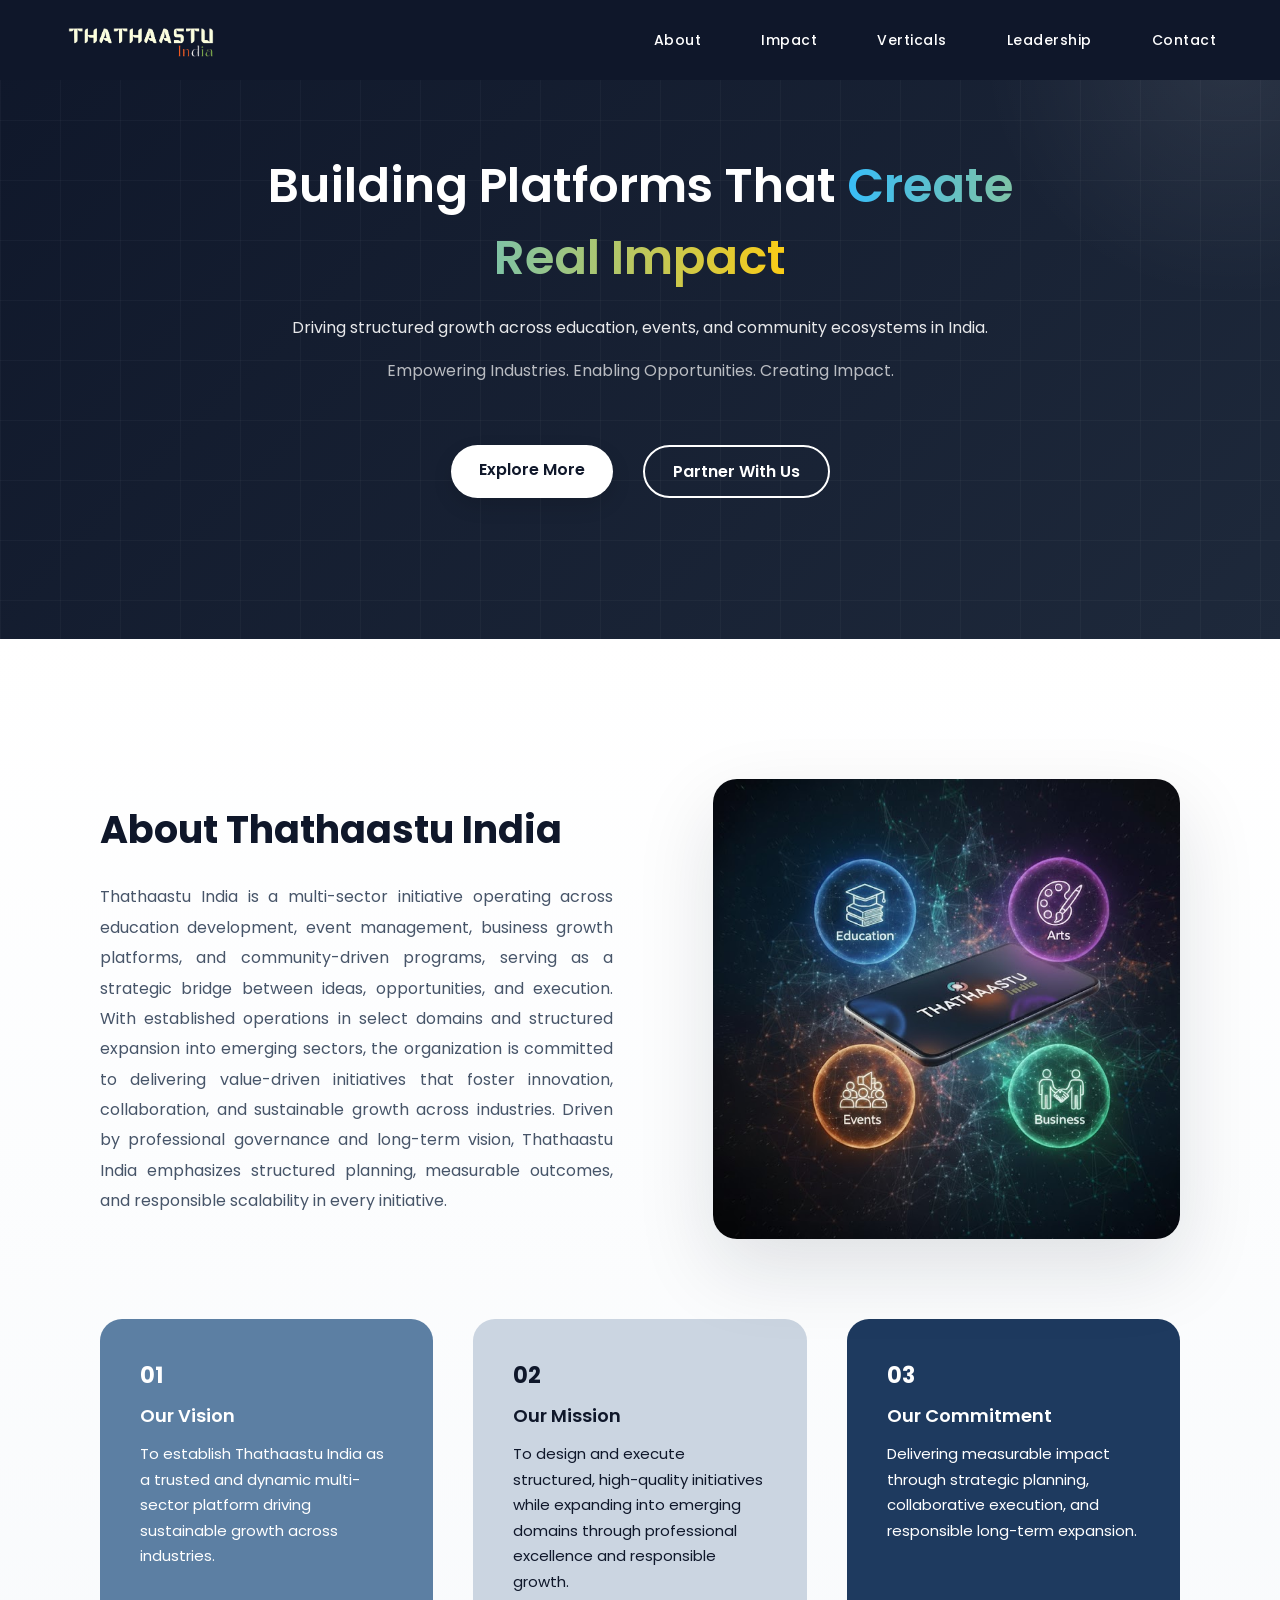
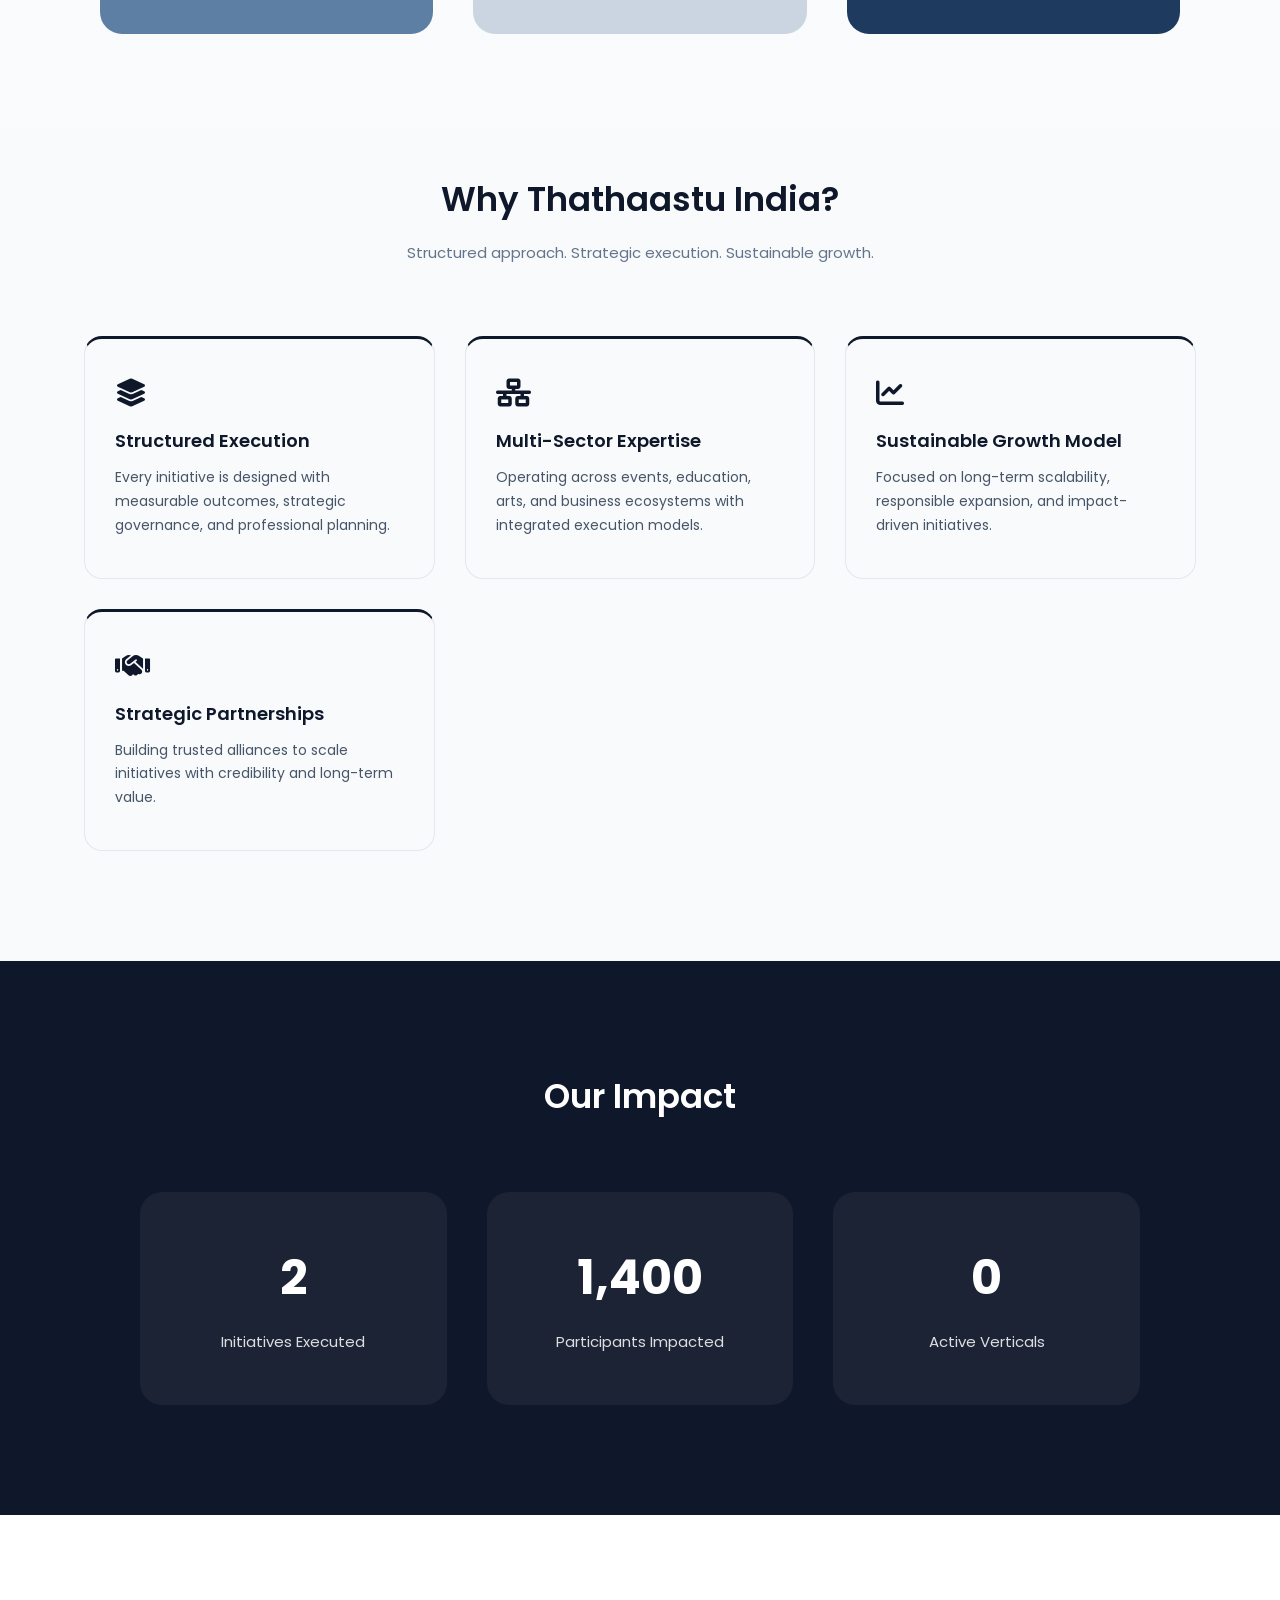
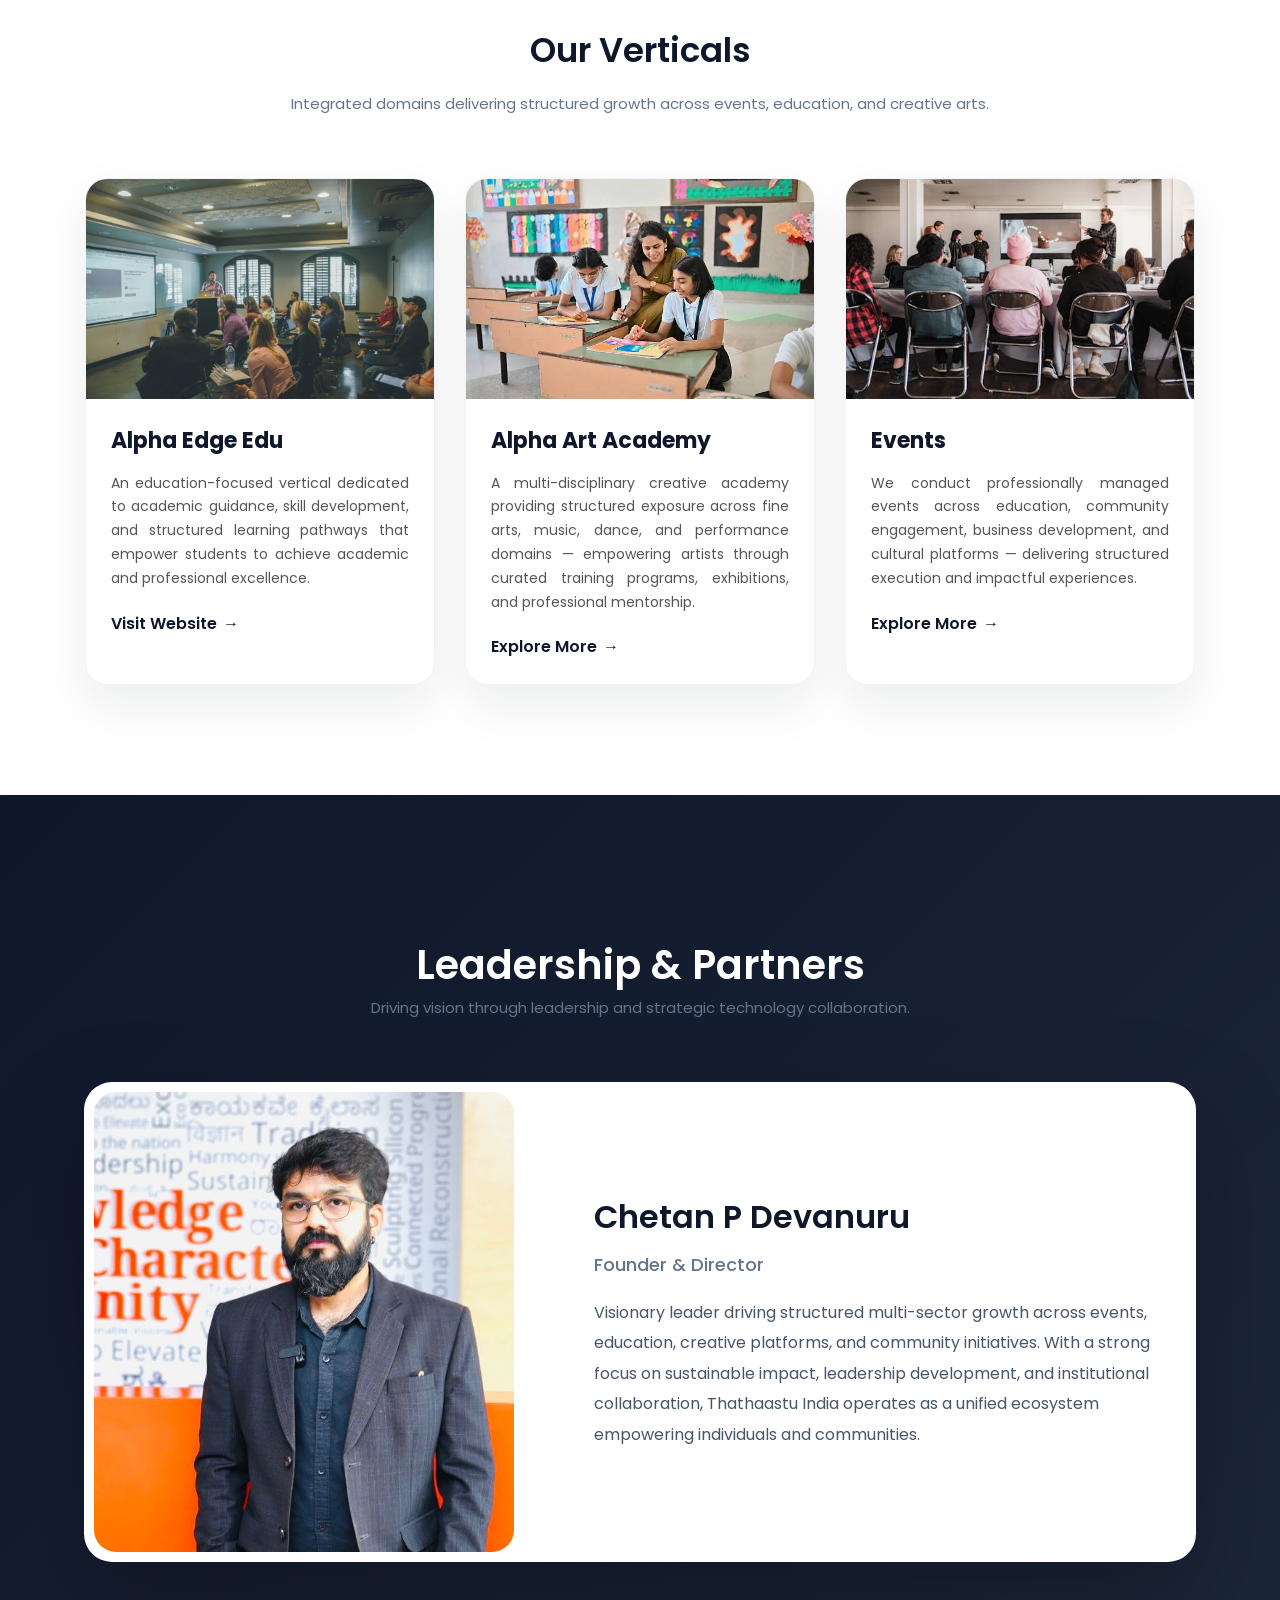
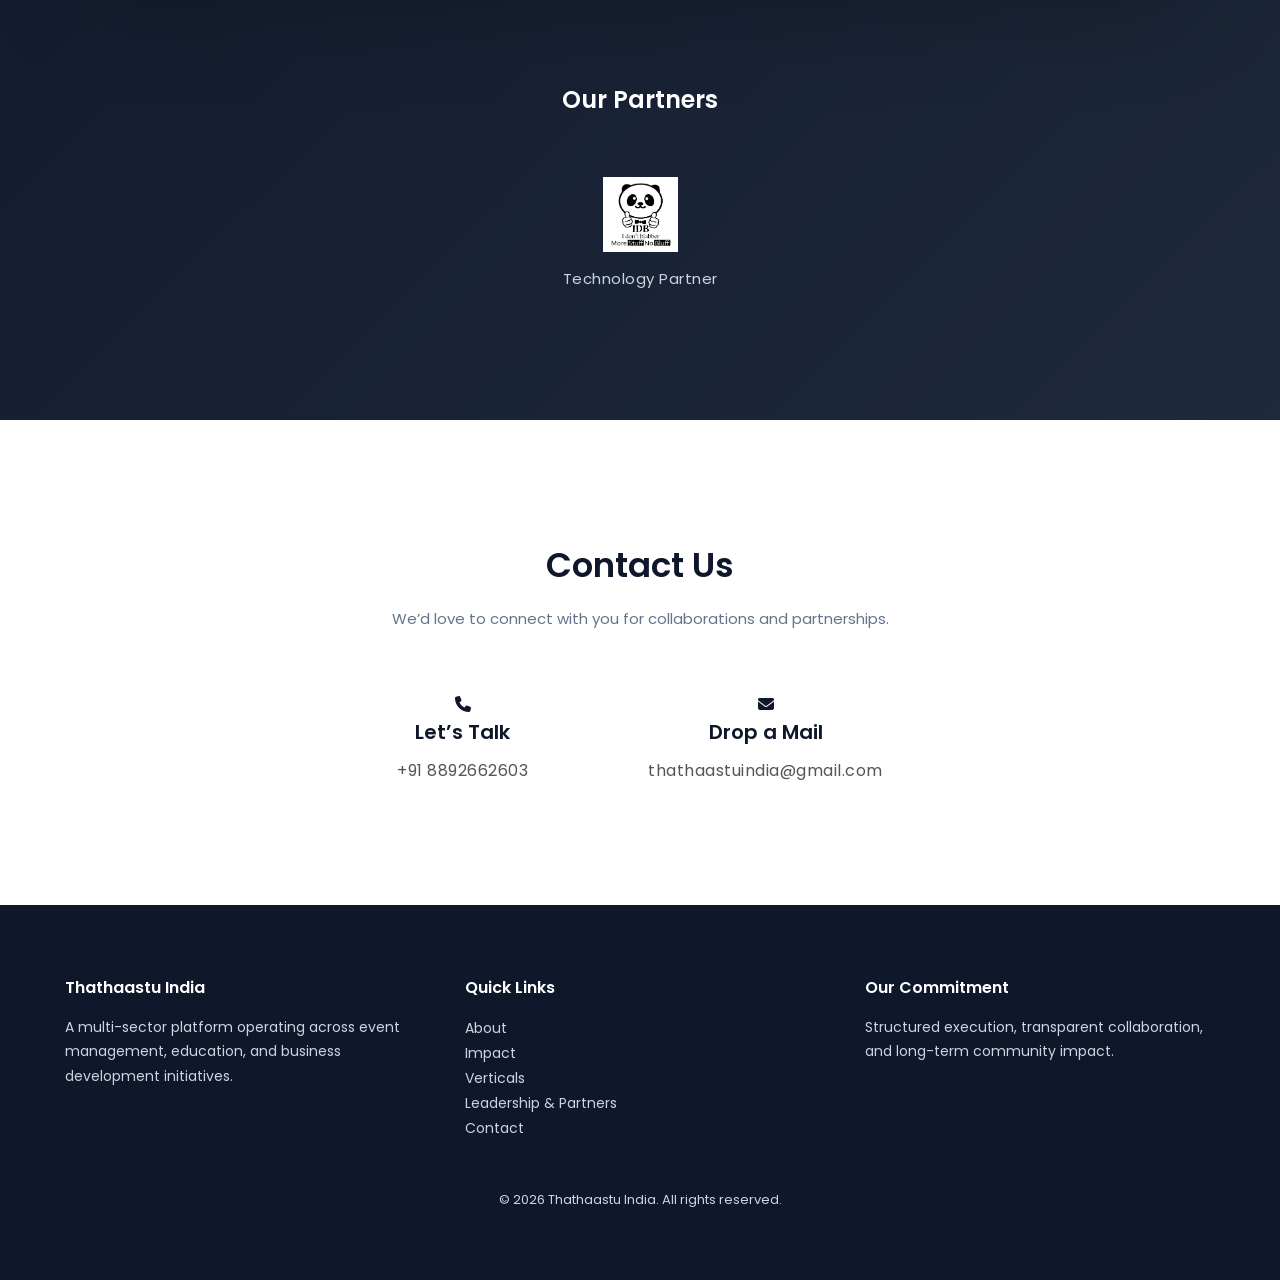
<file: index.html>
<!DOCTYPE html>
<html lang="en">

<head>
    <meta charset="UTF-8">
    <meta name="viewport" content="width=device-width, initial-scale=1.0">

    <!-- Primary SEO -->
    <title>Thathaastu India | Multi-Sector Education, Events & Business Platform in India</title>
    <meta name="description"
        content="Thathaastu India is a professional multi-sector platform operating across education development, event management, creative arts and business growth initiatives in India. Delivering structured execution and sustainable impact.">
    <meta name="keywords"
        content="Thathaastu India, Education Platform, Business Development, Events in India, Multi-Sector Initiative, Creative Arts Academy">
    <meta name="author" content="Thathaastu India">
    <meta name="robots" content="index, follow">

    <!-- Canonical -->
    <link rel="canonical" href="https://www.thathaastuindia.com/">

    <!-- Open Graph (WhatsApp / LinkedIn Preview) -->
    <meta property="og:title" content="Thathaastu India | Multi-Sector Platform in India">
    <meta property="og:description"
        content="Driving structured growth across  education, events, creative arts and community ecosystems in India.">
    <meta property="og:image" content="https://thathaastuindia.com/assets/preview.png">
    <meta property="og:url" content="https://www.thathaastuindia.com/">
    <meta property="og:type" content="website">
    <meta property="og:site_name" content="Thathaastu India">

    <!-- Twitter Preview -->
    <meta name="twitter:card" content="summary_large_image">
    <meta name="twitter:title" content="Thathaastu India">
    <meta name="twitter:description"
        content="Professional multi-sector platform delivering structured growth across industries in India.">
    <meta name="twitter:image" content="https://thathaastuindia.com/assets/preview.png">

    <!-- Favicon -->
    <link rel="icon" type="image/png" href="assets/favicon.png">

    <!-- Fonts & CSS -->
    <link href="https://fonts.googleapis.com/css2?family=Poppins:wght@400;500;600;700&display=swap" rel="stylesheet">
    <link rel="stylesheet" href="https://cdnjs.cloudflare.com/ajax/libs/font-awesome/6.5.0/css/all.min.css">
    <link rel="stylesheet" href="style.css">
    <script type="application/ld+json">
{
  "@context": "https://schema.org",
  "@type": "Organization",
  "name": "Thathaastu India",
  "url": "https://thathaastuindia.com/",
  "logo": "https://thathaastuindia.com/assets/logo1.png",
  "description": "Professional multi-sector platform operating across education, events, creative arts and business development initiatives in India.",
  "sameAs": [
    "https://www.instagram.com/alpha_art_academy",
    "https://alphaedgeedu.com/"
  ]
}
</script>
</head>

<body>

    <!-- ================= HEADER ================= -->

    <header class="header">
        <div class="container header-inner">
            <div class="logo">
                <img src="assets/logo1.png" alt="Thathaastu India Logo" width="930" height="268" loading="eager">
            </div>

            <nav id="navbar" class="nav">
                <a href="#" class="scroll-link" data-target="about-section-v3">About</a>
                <a href="#" class="scroll-link" data-target="impact">Impact</a>
                <a href="#" class="scroll-link" data-target="initiatives">Verticals</a>
                <a href="#" class="scroll-link" data-target="founder-section">Leadership</a>
                <a href="#" class="scroll-link" data-target="contact">Contact</a>
            </nav>

            <div class="hamburger" id="hamburger">
                <i class="fa-solid fa-bars"></i>
            </div>
        </div>
    </header>

    <!-- ================= HERO ================= -->
    <main>

        <section class="hero">
            <div class="container hero-content">
                <h1>
                    Building Platforms That <span>Create Real Impact</span>
                </h1>

                <p class="hero-sub">
                    Driving structured growth across education, events, and community ecosystems in India.
                </p>

                <p class="hero-tagline">
                    Empowering Industries. Enabling Opportunities. Creating Impact.
                </p>

                <div class="hero-buttons">
                    <a href="#" class="btn-primary scroll-link" data-target="about-section-v3">Explore More</a>
                    <a href="#" class="btn-secondary scroll-link" data-target="contact">Partner With Us</a>
                </div>
            </div>
        </section>

        <!-- ================= ABOUT SECTION V3 ================= -->


        <section id="about-section-v3" class="about-v3-wrapper">

            <div class="about-v3-inner">

                <!-- TOP ROW -->
                <div class="about-v3-top">

                    <!-- LEFT TEXT -->
                    <div class="about-v3-text" style="text-align: justify;">
                        <h2>About Thathaastu India</h2>

                        <p>
                            Thathaastu India is a multi-sector initiative operating across
                            education development, event management, business growth platforms, and community-driven
                            programs,
                            serving as a strategic bridge between ideas, opportunities, and execution.
                            With established operations in select domains and structured expansion into
                            emerging sectors, the organization is committed to delivering value-driven
                            initiatives that foster innovation, collaboration, and sustainable growth
                            across industries. Driven by professional governance and long-term vision, Thathaastu India
                            emphasizes
                            structured planning, measurable outcomes, and responsible scalability in every initiative.
                        </p>

                    </div>

                    <!-- RIGHT SLIDER -->
                    <div class="about-v3-image">

                        <div class="about-v3-slider">
                            <img src="assets/thathaastu.png" class="about-v3-slide active-v3"
                                alt="Thathaastu India Platform" loading="lazy">
                            <img src="assets/slide2.jpg" class="about-v3-slide" alt="Events Platform" loading="lazy">
                            <img src="assets/slide3.png" class="about-v3-slide" alt="Education Development"
                                loading="lazy">
                            <img src="assets/slide4.png" class="about-v3-slide" alt="Business Growth Ecosystem"
                                loading="lazy">
                        </div>
                    </div>
                </div>
            </div>


            <div class="container about-bottom" style="width: 100%;">
                <div class="about-box light">
                    <h3>01</h3>
                    <h4>Our Vision</h4>
                    <p>
                        To establish Thathaastu India as a trusted and dynamic multi-sector
                        platform driving sustainable growth across industries.
                    </p>
                </div>

                <div class="about-box grey">
                    <h3>02</h3>
                    <h4>Our Mission</h4>
                    <p>
                        To design and execute structured, high-quality initiatives while
                        expanding into emerging domains through professional excellence
                        and responsible growth.
                    </p>
                </div>

                <div class="about-box dark">
                    <h3>03</h3>
                    <h4>Our Commitment</h4>
                    <p>
                        Delivering measurable impact through strategic planning,
                        collaborative execution, and responsible long-term expansion.
                    </p>
                </div>
            </div>

        </section>


        <!-- ================= ABOUT 

        <section id="about" class="about-section">
            <div class="container about-wrapper">

                <div class="about-image">
                    <img src="assets/thathaastu.png" alt="Thathaastu India about image">
                </div>

                <div class="about-content">
                    <h2>About Thathaastu India</h2>
                    <p>
                        Thathaastu India is a multi-sector initiative operating across event management,
                        education development, business growth platforms, and community-driven programs,
                        serving as a strategic bridge between ideas, opportunities, and execution.
                        With established operations in select domains and structured expansion into
                        emerging sectors, the organization is committed to delivering value-driven
                        initiatives that foster innovation, collaboration, and sustainable growth
                        across industries.
                    </p>
                </div>
            </div>

            <div class="container about-bottom">
                <div class="about-box light">
                    <h3>01</h3>
                    <h4>Our Vision</h4>
                    <p>
                        To establish Thathaastu India as a trusted and dynamic multi-sector
                        platform driving sustainable growth across industries.
                    </p>
                </div>

                <div class="about-box grey">
                    <h3>02</h3>
                    <h4>Our Mission</h4>
                    <p>
                        To design and execute structured, high-quality initiatives while
                        expanding into emerging domains through professional excellence
                        and responsible growth.
                    </p>
                </div>

                <div class="about-box dark">
                    <h3>03</h3>
                    <h4>Our Commitment</h4>
                    <p>
                        Delivering measurable impact through strategic planning,
                        collaborative execution, and responsible long-term expansion.
                    </p>
                </div>
            </div>
        </section>================= -->

        <section id="why-modern" class="why-modern">
            <div class="container">
                <h2 class="section-title">Why Thathaastu India?</h2>
                <p class="section-sub">
                    Structured approach. Strategic execution. Sustainable growth.
                </p>

                <div class="why-modern-grid">

                    <div class="why-modern-card">
                        <i class="fa-solid fa-layer-group"></i>
                        <h3>Structured Execution</h3>
                        <p>
                            Every initiative is designed with measurable outcomes,
                            strategic governance, and professional planning.
                        </p>
                    </div>

                    <div class="why-modern-card">
                        <i class="fa-solid fa-network-wired"></i>
                        <h3>Multi-Sector Expertise</h3>
                        <p>
                            Operating across events, education, arts, and business ecosystems
                            with integrated execution models.
                        </p>
                    </div>

                    <div class="why-modern-card">
                        <i class="fa-solid fa-chart-line"></i>
                        <h3>Sustainable Growth Model</h3>
                        <p>
                            Focused on long-term scalability, responsible expansion,
                            and impact-driven initiatives.
                        </p>
                    </div>

                    <div class="why-modern-card">
                        <i class="fa-solid fa-handshake"></i>
                        <h3>Strategic Partnerships</h3>
                        <p>
                            Building trusted alliances to scale initiatives
                            with credibility and long-term value.
                        </p>
                    </div>

                </div>

            </div>
        </section>

        <!-- ================= IMPACT ================= -->

        <section id="impact" class="impact">
            <div class="container">
                <h2 class="section-title" style="color:#fff;">Our Impact</h2>

                <div class="impact-grid" id="impactSection">
                    <div>
                        <div class="counter" data-target="10" data-suffix="+">0</div>
                        <p>Initiatives Executed</p>
                    </div>
                    <div>
                        <div class="counter" data-target="5000" data-suffix="+">0</div>
                        <p>Participants Impacted</p>
                    </div>
                    <div>
                        <div class="counter" data-target="3" data-suffix="+">0</div>
                        <p>Active Verticals</p>
                    </div>
                </div>
            </div>
        </section>
        <!-- ================= VERTICALS ================= -->
        <section id="initiatives" class="verticals-section">
            <div class="container">
                <h2 class="section-title">Our Verticals</h2>
                <p class="section-sub">
                    Integrated domains delivering structured growth across events, education, and creative arts.
                </p>
                <div class="verticals-grid">


                    <div class="vertical-card">
                        <img src="assets/education.png" alt="Alpha Edge Edu" loading="lazy">
                        <div class="vertical-content">
                            <h3>Alpha Edge Edu</h3>
                            <p>
                                An education-focused vertical dedicated to academic guidance,
                                skill development, and structured learning pathways that empower
                                students to achieve academic and professional excellence.
                            </p>
                            <a href="https://alphaedgeedu.com/" target="_blank" class="vertical-link">
                                Visit Website <span>→</span>
                            </a>
                        </div>
                    </div>
                    <div class="vertical-card">
                        <img src="assets/art.png" alt="Alpha Art Academy" loading="lazy">
                        <div class="vertical-content">
                            <h3>Alpha Art Academy</h3>
                            <p>
                                A multi-disciplinary creative academy providing structured exposure
                                across fine arts, music, dance, and performance domains — empowering
                                artists through curated training programs, exhibitions, and
                                professional mentorship.
                            </p>
                            <a href="https://www.instagram.com/alpha_art_academy?igsh=MWo1enZ0ajhycTVjdg=="
                                class="vertical-link" target="_blank">
                                Explore More <span>→</span>
                            </a>
                        </div>
                    </div>
                    <div class="vertical-card">
                        <img src="assets/event.png" alt="Professional event management initiatives by Thathaastu India"
                            loading="lazy">
                        <div class="vertical-content">
                            <h3>Events</h3>
                            <p>
                                We conduct professionally managed events across education,
                                community engagement, business development, and cultural platforms —
                                delivering structured execution and impactful experiences.
                            </p>
                            <a href="events.html" class="vertical-link">
                                Explore More <span>→</span>
                            </a>
                        </div>
                    </div>
                </div>
            </div>
        </section>


        <!-- ================= FOUNDER SECTION FULL BLUE ================= -->

        <section class="founder-section" id="founder-section">

            <div class="container">

                <h2 class="founder-main-title">Leadership & Partners</h2>
                <p class="section-sub">
                    Driving vision through leadership and strategic technology collaboration.
                </p>
                <div class="founder-card">

                    <div class="founder-image">
                        <img src="assets/founder.jpeg" alt="Chetan P Devanuru - Founder of Thathaastu India">
                    </div>

                    <div class="founder-content">
                        <h3>Chetan P Devanuru</h3>
                        <h4>Founder & Director</h4>
                        <p>
                            Visionary leader driving structured multi-sector growth across events,
                            education, creative platforms, and community initiatives. With a strong
                            focus on sustainable impact, leadership development, and institutional
                            collaboration, Thathaastu India operates as a unified ecosystem
                            empowering individuals and communities.
                        </p>
                    </div>

                </div>

                <!-- PARTNERS -->

                <div class="partners-section">

                    <h3 class="partners-title">Our Partners</h3>

                    <div class="partners-bar">

                        <div class="partner-item">
                            <img src="assets/idb.png" alt="IDB Technology Partner Logo">
                            <span>Technology Partner</span>
                        </div>



                    </div>

                </div>

            </div>

        </section>

        <!-- ================= CONTACT ================= -->

        <section id="contact" class="contact-modern">
            <div class="container">

                <h2 class="section-title">Contact Us</h2>
                <p class="section-sub">
                    We’d love to connect with you for collaborations and partnerships.
                </p>

                <div class="contact-row">

                    <div class="contact-block">
                        <i class="fa-solid fa-phone"></i>
                        <h3>Let’s Talk</h3>
                        <p class="contact-info">+91 8892662603</p>
                    </div>

                    <div class="contact-block">
                        <i class="fa-solid fa-envelope"></i>

                        <h3>Drop a Mail</h3>
                        <p class="contact-info">thathaastuindia@gmail.com</p>
                    </div>
                </div>
            </div>
        </section>
    </main>
    <!-- ================= FOOTER ================= -->

    <footer>
        <div class="footer-grid">
            <div>
                <h4>Thathaastu India</h4>
                <p>
                    A multi-sector platform operating across event management,
                    education, and business development initiatives.
                </p>
            </div>

            <div>
                <h4>Quick Links</h4>
                <a href="#" class="scroll-link" data-target="about-section-v3">About</a><br>
                <a href="#" class="scroll-link" data-target="impact">Impact</a><br>
                <a href="#" class="scroll-link" data-target="initiatives">Verticals</a><br>
                <a href="#" class="scroll-link" data-target="founder-section">Leadership & Partners</a><br>
                <a href="#" class="scroll-link" data-target="contact">Contact</a>
            </div>

            <div>
                <h4>Our Commitment</h4>
                <p>
                    Structured execution, transparent collaboration,
                    and long-term community impact.
                </p>
            </div>
        </div>

        <div class="copy">
            © 2026 Thathaastu India. All rights reserved.
        </div>
    </footer>
    <script src="script.js"></script>
</body>

</html>
</file>
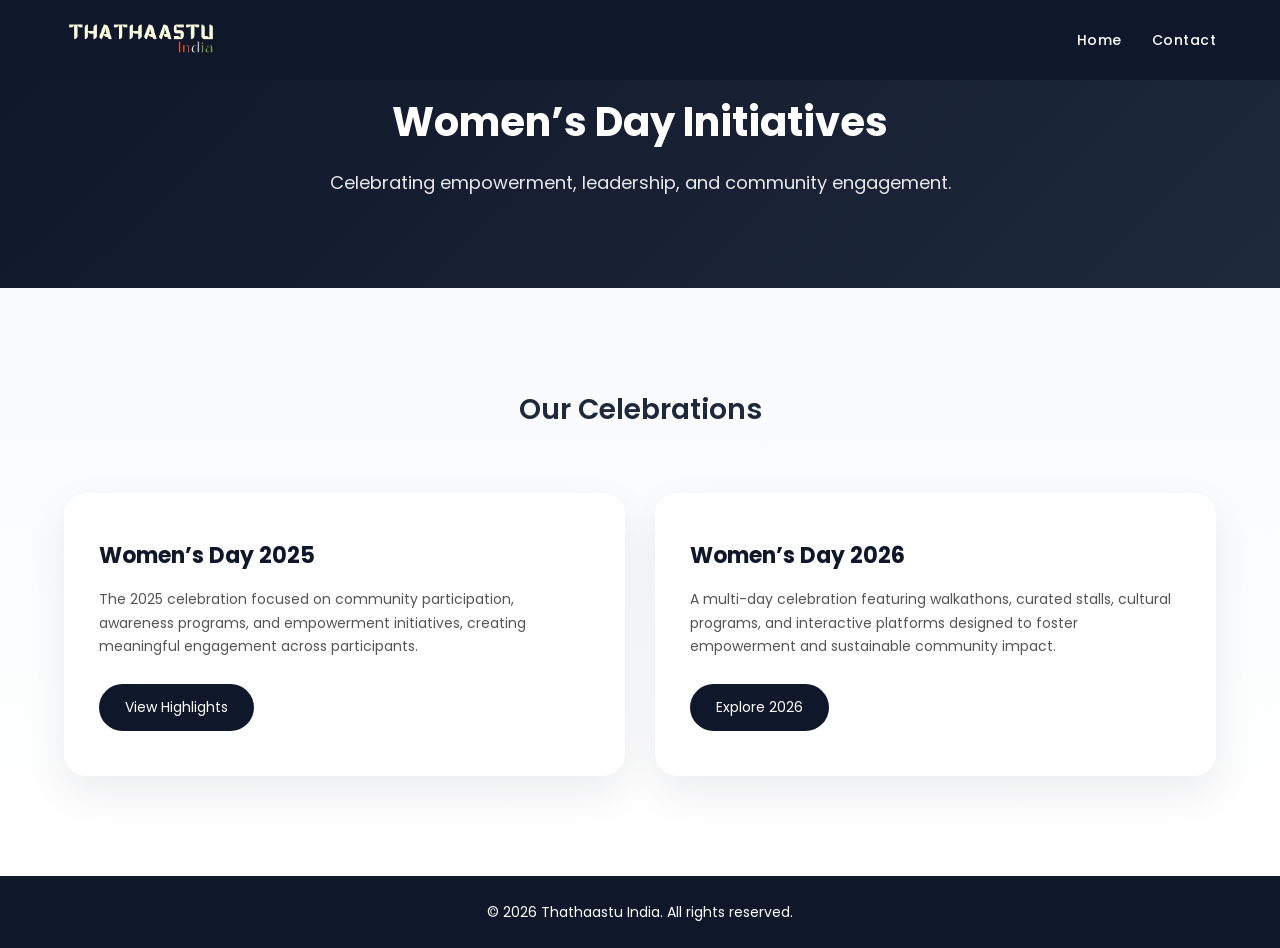
<file: events.html>
<!DOCTYPE html>
<html lang="en">

<head>
  <meta charset="UTF-8">
  <meta name="viewport" content="width=device-width, initial-scale=1.0">

  <!-- Primary SEO -->
  <title>Events | Thathaastu India</title>
  <meta name="description"
    content="Explore Women’s Day celebrations organized by Thathaastu India featuring empowerment initiatives, walkathons, cultural programs, and community engagement activities across India.">
  <meta name="keywords"
    content="Women’s Day Events India, Thathaastu India Women’s Day, Walkathon India, Empowerment Programs, Community Celebrations">
  <meta name="author" content="Thathaastu India">
  <meta name="robots" content="index, follow">

  <!-- Canonical -->
  <link rel="canonical" href="https://thathaastuindia.com/events">

  <!-- Open Graph (For WhatsApp / LinkedIn Sharing) -->
  <meta property="og:title" content="Women’s Day Initiatives | Thathaastu India">
  <meta property="og:description"
    content="Celebrating empowerment, leadership and community engagement through Women’s Day initiatives by Thathaastu India.">
  <meta property="og:image" content="https://thathaastuindia.com/assets/preview.png">
  <meta property="og:url" content="https://thathaastuindia.com/events">
  <meta property="og:type" content="website">

  <!-- Twitter Card -->
  <meta name="twitter:card" content="summary_large_image">
  <meta name="twitter:title" content="Women’s Day Events | Thathaastu India">
  <meta name="twitter:description"
    content="Explore empowerment initiatives and Women’s Day celebrations organized by Thathaastu India.">
  <meta name="twitter:image" content="https://thathaastuindia.com/assets/preview.png">

  <!-- Favicon -->
  <link rel="icon" type="image/png" href="assets/favicon.png">
  
  <!-- Fonts -->
  <link href="https://fonts.googleapis.com/css2?family=Poppins:wght@400;500;600;700&display=swap" rel="stylesheet">
  <link rel="stylesheet" href="events.css">

  
  <script type="application/ld+json">
{
  "@context": "https://schema.org",
  "@type": "CollectionPage",
  "name": "Women’s Day Events",
  "description": "Women’s Day celebrations organized by Thathaastu India featuring empowerment initiatives, walkathons and community engagement programs.",
  "url": "https://thathaastuindia.com/events"
}
</script>
</head>
<body>

  <!-- HEADER -->
  <header class="header">
    <div class="container header-inner">

      <div class="logo">
        <img src="assets/logo1.png" alt="Thathaastu India Logo" width="930" height="268" loading="eager">
      </div>



      <div class="hamburger" id="hamburger">☰</div>

      <nav class="nav" id="navMenu">
        <a href="index.html">Home</a>
        <a href="index.html">Contact</a>
      </nav>

    </div>
  </header>
  <main>
    <!-- HERO -->
    <section class="events-hero">
      <div class="container">
        <h1>Women’s Day Initiatives</h1>
        <p>Celebrating empowerment, leadership, and community engagement.</p>
      </div>
    </section>

    <!-- EVENTS -->
    <section class="events-section">
      <div class="container">

        <h2 class="section-title">Our Celebrations</h2>

        <div class="events-grid">

          <div class="event-card">
            <h2>Women’s Day 2025</h2>
            <p>
              The 2025 celebration focused on community participation,
              awareness programs, and empowerment initiatives,
              creating meaningful engagement across participants.
            </p>
            <a href="womens-day2025.html" class="event-btn">View Highlights</a>
          </div>

          <div class="event-card">
            <h2>Women’s Day 2026</h2>
            <p>
              A multi-day celebration featuring walkathons,
              curated stalls, cultural programs, and interactive
              platforms designed to foster empowerment and
              sustainable community impact.
            </p>
            <a href="https://events.thathaastuindia.com/" class="event-btn">Explore 2026</a>
          </div>

        </div>

      </div>
    </section>
  </main>
  <footer>
    <p>© 2026 Thathaastu India. All rights reserved.</p>
  </footer>

  <script src="events.js"></script>

</body>

</html>
</file>
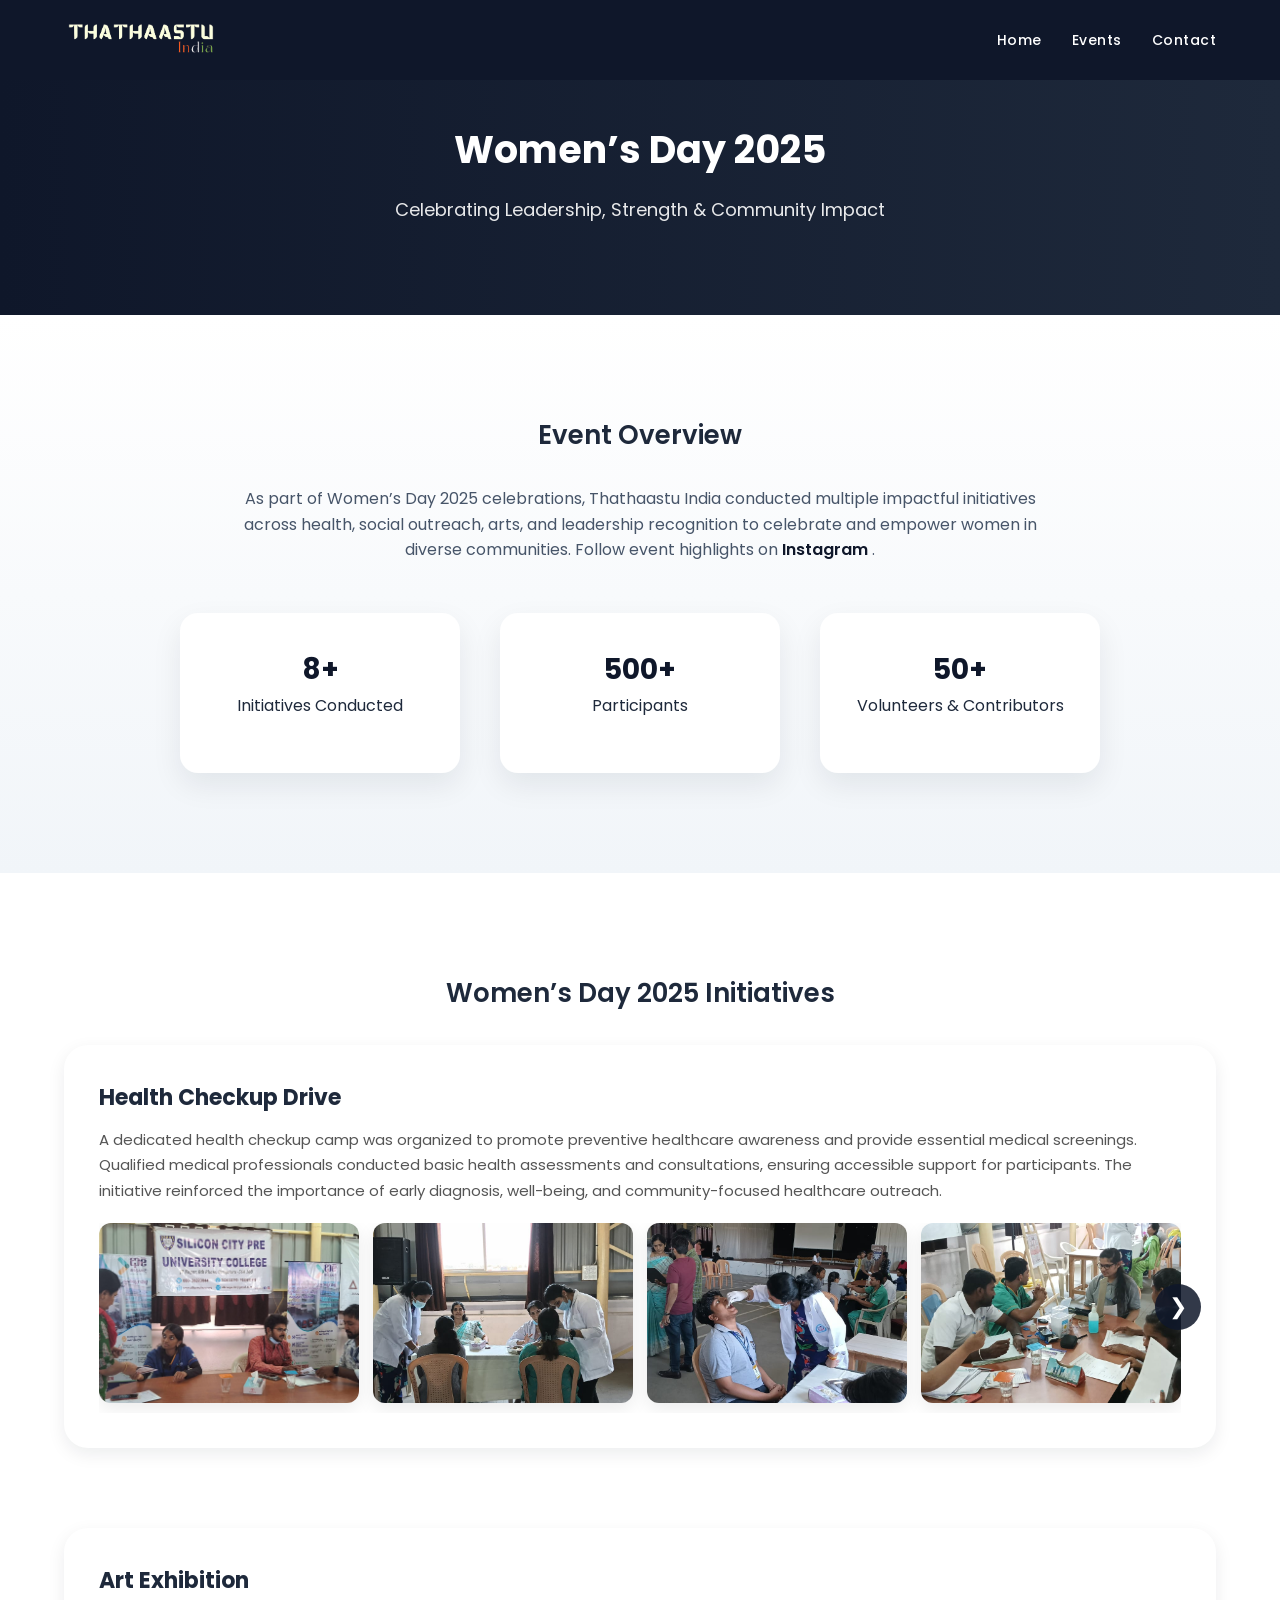
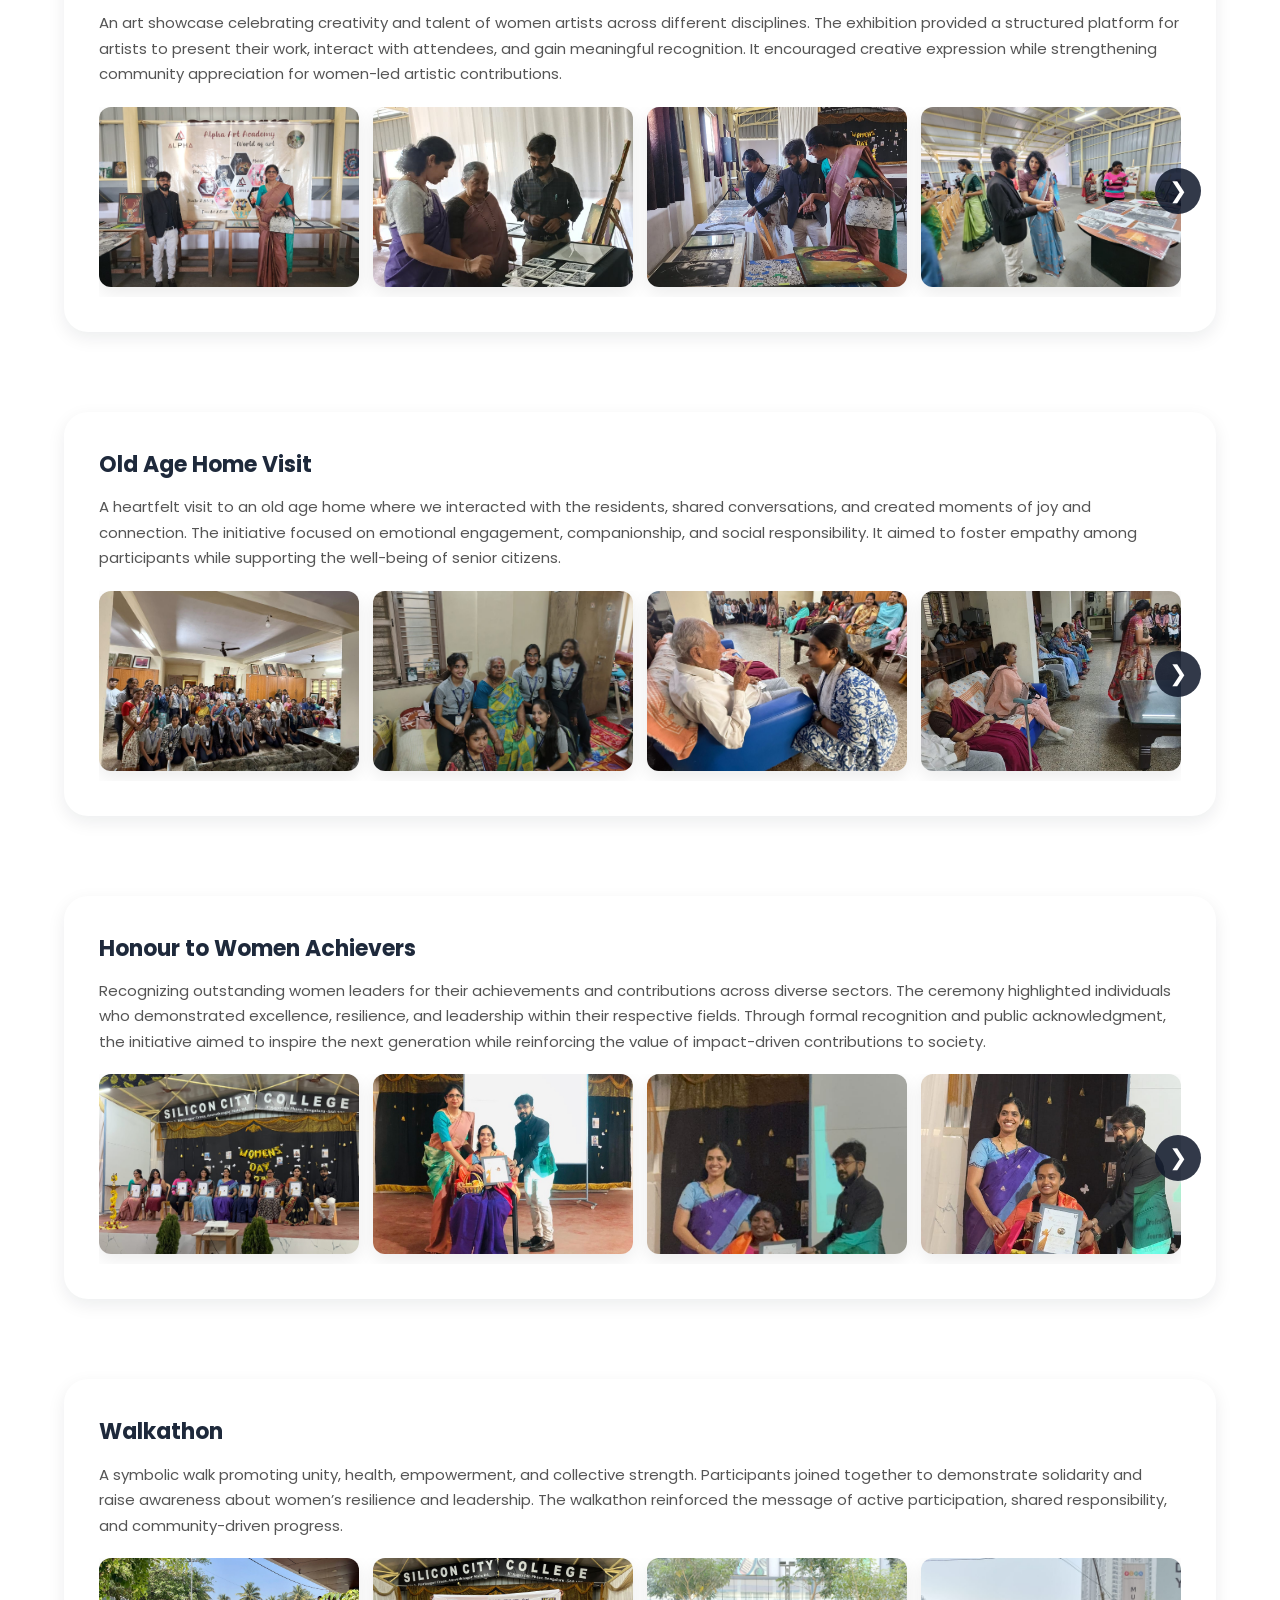
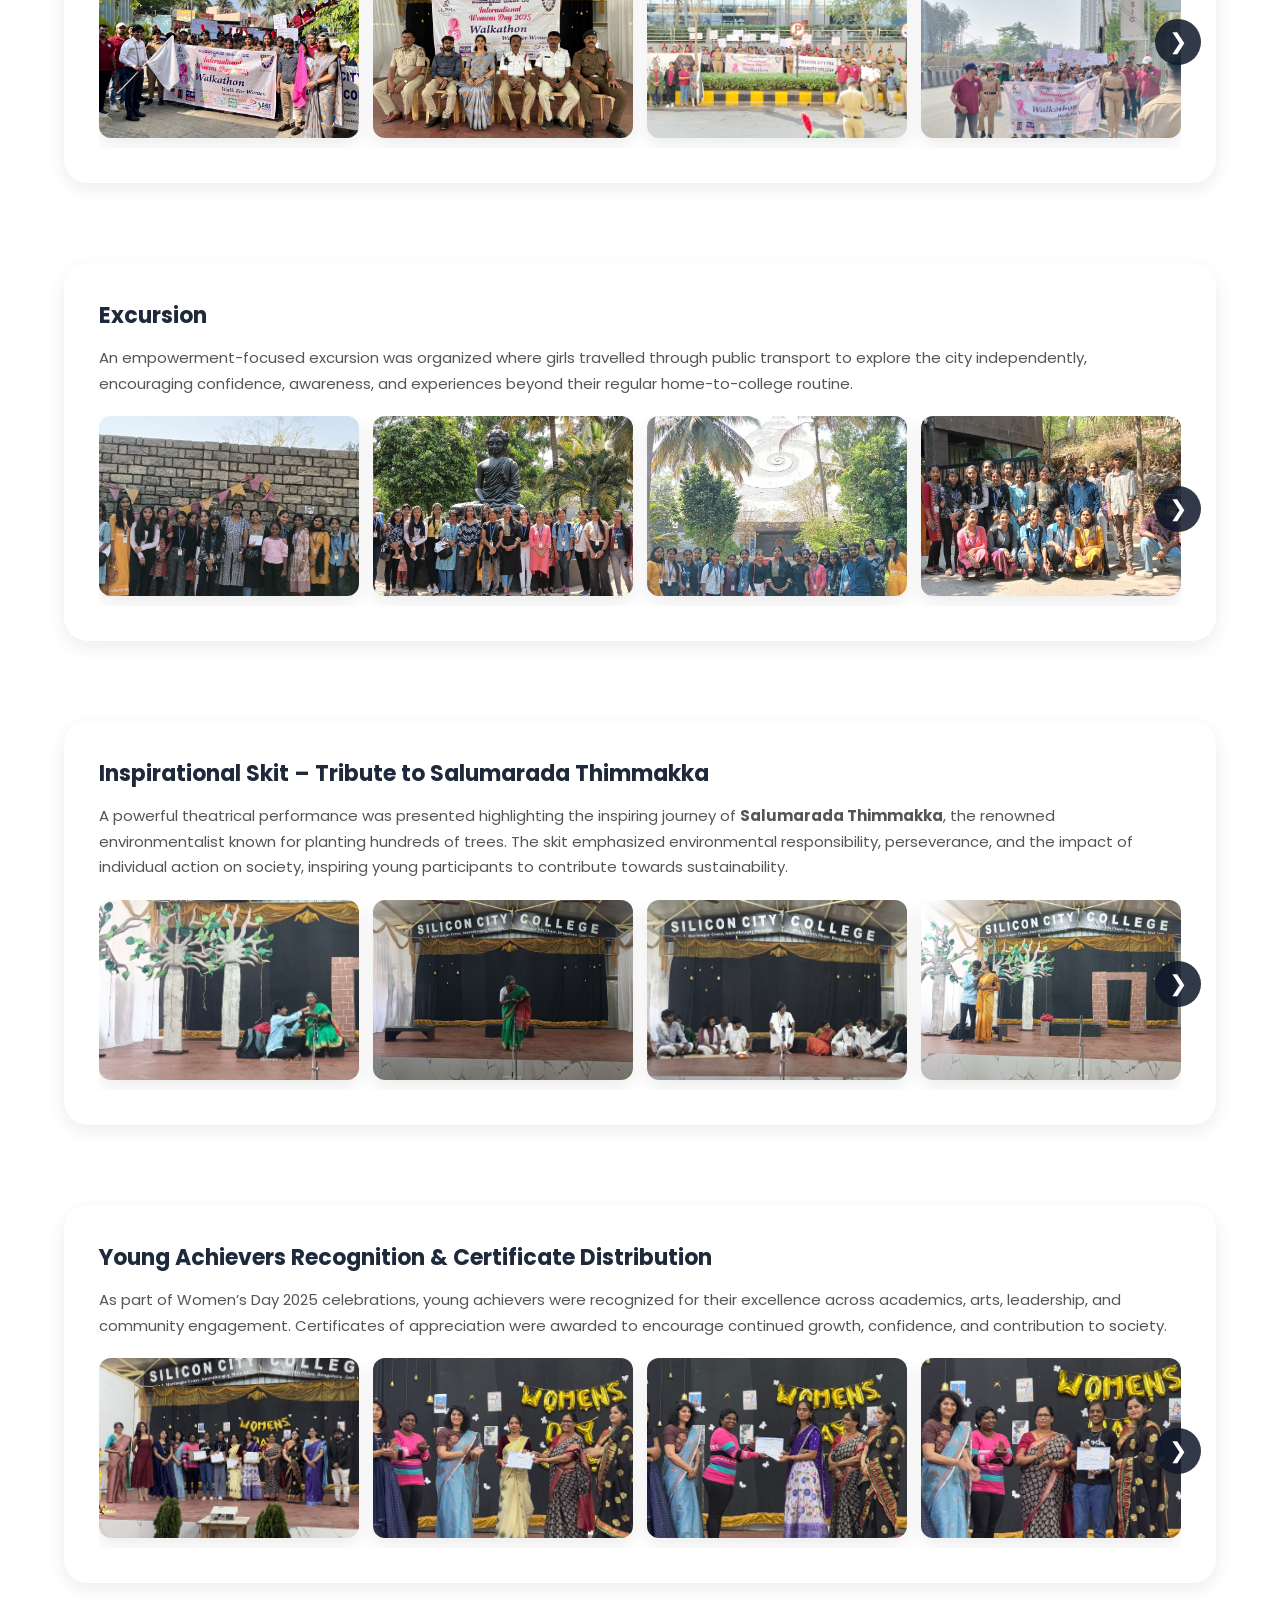
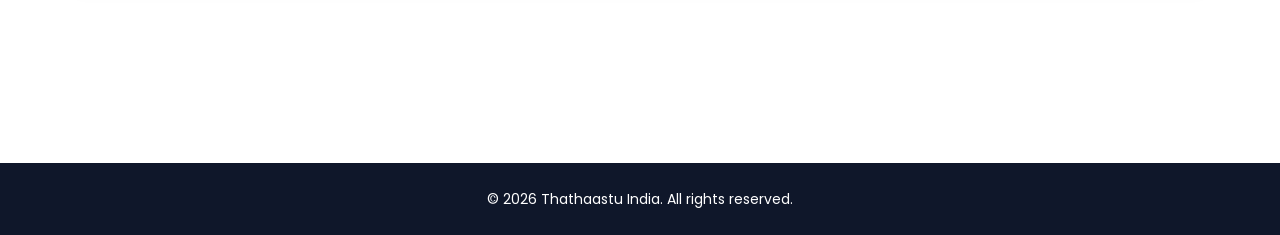
<file: womens-day2025.html>
<!DOCTYPE html>
<html lang="en">

<head>
  <meta charset="UTF-8">
  <meta name="viewport" content="width=device-width, initial-scale=1.0">

  <!-- Primary SEO -->
  <title>Women’s Day 2025 Celebrations | Thathaastu India</title>
  <meta name="description"
    content="Women’s Day 2025 celebrations by Thathaastu India featuring health checkup drives, art exhibitions, walkathon, leadership recognition, community outreach and empowerment initiatives across India.">
  <meta name="keywords"
    content="Women’s Day 2025 India, Thathaastu Women’s Day, Empowerment Event India, Walkathon India, Health Checkup Drive, Art Exhibition India">
  <meta name="author" content="Thathaastu India">
  <meta name="robots" content="index, follow">

  <!-- Canonical -->
  <link rel="canonical" href="https://thathaastuindia.com/womens-day-2025">

  <!-- Open Graph -->
  <meta property="og:title" content="Women’s Day 2025 Celebrations | Thathaastu India">
  <meta property="og:description"
    content="Explore impactful Women’s Day 2025 initiatives including walkathon, health camps, art exhibitions, and leadership recognition organized by Thathaastu India.">
  <meta property="og:image" content="https://thathaastuindia.com/assets/preview.png">
  <meta property="og:url" content="https://thathaastuindia.com/womens-day-2025">
  <meta property="og:type" content="website">
  
   <!-- Favicon -->
    <link rel="icon" type="image/png" href="assets/favicon.png">

  <!-- Twitter Card -->
  <meta name="twitter:card" content="summary_large_image">
  <meta name="twitter:title" content="Women’s Day 2025 | Thathaastu India">
  <meta name="twitter:description"
    content="Celebrating leadership, strength and community impact through Women’s Day 2025 initiatives.">
  <meta name="twitter:image" content="https://thathaastuindia.com/assets/preview.png">

  <link href="https://fonts.googleapis.com/css2?family=Poppins:wght@400;500;600;700&display=swap" rel="stylesheet">

  <link rel="stylesheet" href="womens-day2025.css">
  <script type="application/ld+json">
{
  "@context": "https://schema.org",
  "@type": "Event",
  "name": "Women’s Day 2025 Celebrations",
  "description": "Women’s Day 2025 celebrations featuring health camps, art exhibitions, walkathon, leadership recognition and community outreach.",
  "organizer": {
    "@type": "Organization",
    "name": "Thathaastu India",
    "url": "https://thathaastuindia.com"
  },
  "eventStatus": "https://schema.org/EventCompleted",
  "eventAttendanceMode": "https://schema.org/OfflineEventAttendanceMode"
}
</script>
</head>

<body>

  <!-- ================= HEADER ================= -->
  <header class="header">
    <div class="container header-inner">
      <div class="logo">
        <img src="assets/logo1.png" alt="Thathaastu India Logo" width="930" height="268" loading="eager">
      </div>
      <div class="hamburger" id="hamburger">
        ☰
      </div>
      <nav class="nav" id="navMenu">
        <a href="index.html">Home</a>
        <a href="events.html">Events</a>
        <a href="index.html">Contact</a>
      </nav>
    </div>
  </header>

  <main>
    <!-- ================= HERO ================= -->
    <section class="event-hero">
      <div class="container">
        <h1>Women’s Day 2025</h1>
        <p>Celebrating Leadership, Strength & Community Impact</p>
      </div>
    </section>


    <!-- ================= OVERVIEW ================= -->
    <section class="event-overview">
      <div class="container">

        <h2 class="section-title">Event Overview</h2>

        <p class="event-description">
          As part of Women’s Day 2025 celebrations, Thathaastu India conducted
          multiple impactful initiatives across health, social outreach, arts,
          and leadership recognition to celebrate and empower women in diverse communities.
          Follow event highlights on
          <a href="https://www.instagram.com/international_womens_day_2026?igsh=cGp4bHI4eGUxMTVj" target="_blank">
            Instagram
          </a>.
        </p>

        <div class="event-stats">
          <div>
            <h3>8+</h3>
            <p>Initiatives Conducted</p>
          </div>

          <div>
            <h3>500+</h3>
            <p>Participants</p>
          </div>

          <div>
            <h3>50+</h3>
            <p>Volunteers & Contributors</p>
          </div>
        </div>

      </div>
    </section>


    <!-- ================= ACTIVITIES ================= -->
    <section class="event-activities">
      <div class="container">

        <h2 class="section-title">Women’s Day 2025 Initiatives</h2>

        <div class="initiatives-grid">


          <div class="initiative-card">
            <h3>Health Checkup Drive</h3>
            <p>
              A dedicated health checkup camp was organized to promote preventive healthcare awareness and provide
              essential medical screenings. Qualified medical professionals conducted basic health assessments and
              consultations, ensuring accessible support for participants. The initiative reinforced the importance of
              early diagnosis, well-being, and community-focused healthcare outreach.
            </p>
            <div class="activity-gallery">
              <img src="photos/Healthcheck/health1.jpg"
                alt="Doctors conducting health screening during Women’s Day 2025 camp" loading="lazy">

              <img src="photos/Healthcheck/health2.JPG" alt="Participants attending preventive health checkup drive"
                loading="lazy">

              <img src="photos/Healthcheck/health3.JPG" alt="Medical consultation session at community health camp"
                loading="lazy">

              <img src="photos/Healthcheck/health4.JPG"
                alt="Women undergoing basic health assessment at outreach program" loading="lazy">

              <img src="photos/Healthcheck/health5.JPG" alt="Health awareness interaction by medical professionals"
                loading="lazy">

              <img src="photos/Healthcheck/health6.JPG" alt="Community members participating in free health screening"
                loading="lazy">

              <img src="photos/Healthcheck/health7.JPG"
                alt="Preventive healthcare initiative organized by Thathaastu India" loading="lazy">

              <img src="photos/Healthcheck/health8.JPG" alt="Women’s Day 2025 health outreach and consultation program"
                loading="lazy">
            </div>
          </div>

          <!-- Art Exhibition -->
          <div class="initiative-card">
            <h3>Art Exhibition</h3>
            <p>
              An art showcase celebrating creativity and talent of women artists across different disciplines. The
              exhibition provided a structured platform for artists to present their work, interact with attendees, and
              gain meaningful recognition. It encouraged creative expression while strengthening community appreciation
              for women-led artistic contributions.
            </p>
            <div class="activity-gallery">
              <img src="photos/Art/art1.JPG"
                alt="Art exhibition display featuring women artists during Women’s Day 2025" loading="lazy">

              <img src="photos/Art/art2.JPG" alt="Creative artwork showcase organized by Thathaastu India"
                loading="lazy">

              <img src="photos/Art/art3.JPG" alt="Visitors interacting with paintings at women’s art exhibition"
                loading="lazy">

              <img src="photos/Art/art4.JPG" alt="Women artists presenting their creative works at exhibition"
                loading="lazy">

              <img src="photos/Art/art5.jpg" alt="Fine arts display celebrating women’s creativity and talent"
                loading="lazy">

              <img src="photos/Art/art6.JPG" alt="Structured art showcase platform during Women’s Day celebration"
                loading="lazy">

              <img src="photos/Art/art7.jpg" alt="Community members viewing artwork at cultural exhibition"
                loading="lazy">

              <img src="photos/Art/art8.jpg"
                alt="Women-led artistic contributions highlighted at Thathaastu India event" loading="lazy">
            </div>
          </div>

          <!-- Old Age Home -->
          <div class="initiative-card">
            <h3>Old Age Home Visit</h3>
            <p>
              A heartfelt visit to an old age home where we interacted with the residents, shared conversations, and
              created moments of joy and connection. The initiative focused on emotional engagement, companionship, and
              social responsibility. It aimed to foster empathy among participants while supporting the well-being of
              senior citizens.
            </p>
            <div class="activity-gallery">
              <img src="photos/Oldagehome/oldage1.JPG"
                alt="Women’s Day 2025 visit to old age home by Thathaastu India team" loading="lazy">

              <img src="photos/Oldagehome/oldage2.JPG"
                alt="Participants interacting with senior citizens during outreach program" loading="lazy">

              <img src="photos/Oldagehome/oldage3.JPG" alt="Community engagement activity at old age home"
                loading="lazy">

              <img src="photos/Oldagehome/oldage4.jpg" alt="Women volunteers sharing moments with elderly residents"
                loading="lazy">

              <img src="photos/Oldagehome/oldage5.JPG" alt="Social responsibility initiative supporting senior citizens"
                loading="lazy">

              <img src="photos/Oldagehome/oldage6.JPG"
                alt="Companionship and interaction session during Women’s Day outreach" loading="lazy">

              <img src="photos/Oldagehome/oldage7.JPG"
                alt="Thathaastu India members spending time with elderly community" loading="lazy">

              <img src="photos/Oldagehome/oldage8.JPG"
                alt="Emotional engagement visit to old age home during Women’s Day 2025" loading="lazy">
            </div>
          </div>

          <!-- Honour -->
          <div class="initiative-card">
            <h3>Honour to Women Achievers</h3>
            <p>
              Recognizing outstanding women leaders for their achievements and contributions across diverse sectors. The
              ceremony highlighted individuals who demonstrated excellence, resilience, and leadership within their
              respective fields. Through formal recognition and public acknowledgment, the initiative aimed to inspire
              the next generation while reinforcing the value of impact-driven contributions to society.
            </p>
            <div class="activity-gallery">
              <img src="photos/honour/honour1.JPG"
                alt="Women leaders being honored during Women’s Day 2025 recognition ceremony" loading="lazy">

              <img src="photos/honour/honour2.PNG" alt="Award presentation to women achievers at Thathaastu India event"
                loading="lazy">

              <img src="photos/honour/honour3.JPG" alt="Recognition of outstanding women contributors across sectors"
                loading="lazy">

              <img src="photos/honour/honour4.JPG" alt="Formal felicitation ceremony celebrating women leadership"
                loading="lazy">

              <img src="photos/honour/honour5.JPG"
                alt="Certificate and award distribution during Women’s Day celebration" loading="lazy">

              <img src="photos/honour/honour6.PNG" alt="Women achievers receiving public acknowledgment on stage"
                loading="lazy">

              <img src="photos/honour/honour7.jpg" alt="Inspiring women recognized for excellence and impact"
                loading="lazy">

              <img src="photos/honour/honour8.jpg" alt="Leadership recognition initiative organized by Thathaastu India"
                loading="lazy">
            </div>
          </div>

          <div class="initiative-card">
            <h3>Walkathon</h3>
            <p>
              A symbolic walk promoting unity, health, empowerment, and collective strength. Participants joined
              together to demonstrate solidarity and raise awareness about women’s resilience and leadership. The
              walkathon reinforced the message of active participation, shared responsibility, and community-driven
              progress.
            </p>
            <div class="activity-gallery">
              <img src="photos/walkathon/walkathon1.JPG"
                alt="Participants walking together during Women’s Day 2025 walkathon" loading="lazy">

              <img src="photos/walkathon/walkathon2.JPG" alt="Community walk promoting unity and women empowerment"
                loading="lazy">

              <img src="photos/walkathon/walkathon3.jpg"
                alt="Women leading awareness walk organized by Thathaastu India" loading="lazy">

              <img src="photos/walkathon/walkathon4.jpg" alt="Crowd participation in Women’s Day empowerment march"
                loading="lazy">

              <img src="photos/walkathon/walkathon5.JPG"
                alt="Health and unity themed walkathon event in 2025 celebration" loading="lazy">

              <img src="photos/walkathon/walkathon6.JPG" alt="Participants raising awareness during community walk"
                loading="lazy">

              <img src="photos/walkathon/walkathon7.jpg" alt="Women’s Day 2025 solidarity walk initiative"
                loading="lazy">

              <img src="photos/walkathon/walkathon8.jpg"
                alt="Empowerment-focused walkathon conducted by Thathaastu India" loading="lazy">
            </div>
          </div>

          <!-- Excursion -->
          <div class="initiative-card">
            <h3>Excursion</h3>
            <p>
              An empowerment-focused excursion was organized where girls travelled through public transport to explore
              the
              city independently, encouraging confidence, awareness, and experiences beyond their regular
              home-to-college
              routine.
            </p>

            <div class="activity-gallery">
              <img src="photos/excursion/excursion1.JPG"
                alt="Girls participating in Women’s Day 2025 empowerment excursion" loading="lazy">

              <img src="photos/excursion/excursion2.JPG"
                alt="Students travelling independently during empowerment initiative" loading="lazy">

              <img src="photos/excursion/excursion3.JPG"
                alt="Public transport journey promoting confidence and awareness" loading="lazy">

              <img src="photos/excursion/excursion4.JPG"
                alt="Young participants exploring the city during Women’s Day excursion" loading="lazy">

              <img src="photos/excursion/excursion5.JPG"
                alt="Confidence-building outdoor activity organized by Thathaastu India" loading="lazy">

              <img src="photos/excursion/excursion6.JPG" alt="Empowerment-focused city exploration program for girls"
                loading="lazy">

              <img src="photos/excursion/excursion7.JPG"
                alt="Women’s Day initiative encouraging independence and mobility" loading="lazy">

              <img src="photos/excursion/excursion8.JPG"
                alt="Community-based empowerment excursion during Women’s Day 2025" loading="lazy">
            </div>
          </div>
          <!-- Skit - Salumarada Thimmakka -->
          <div class="initiative-card">
            <h3>Inspirational Skit – Tribute to Salumarada Thimmakka</h3>
            <p>
              A powerful theatrical performance was presented highlighting the inspiring journey of
              <strong>Salumarada Thimmakka</strong>, the renowned environmentalist known for planting
              hundreds of trees. The skit emphasized environmental responsibility, perseverance,
              and the impact of individual action on society, inspiring young participants
              to contribute towards sustainability.
            </p>

            <div class="activity-gallery">
              <img src="photos/skit/skit1.jpg"
                alt="Theatrical performance depicting the life of Salumarada Thimmakka during Women’s Day 2025"
                loading="lazy">

              <img src="photos/skit/skit2.jpg"
                alt="Students performing inspirational skit on environmentalist Salumarada Thimmakka" loading="lazy">

              <img src="photos/skit/skit3.jpg"
                alt="Stage presentation highlighting environmental responsibility and perseverance" loading="lazy">

              <img src="photos/skit/skit4.jpg" alt="Women’s Day cultural performance honoring Salumarada Thimmakka"
                loading="lazy">

              <img src="photos/skit/skit5.jpg"
                alt="Dramatic enactment showcasing tree plantation legacy of Salumarada Thimmakka" loading="lazy">

              <img src="photos/skit/skit6.jpg" alt="Audience witnessing educational skit on sustainability and impact"
                loading="lazy">

              <img src="photos/skit/skit7.jpg"
                alt="Participants presenting tribute to renowned environmentalist on stage" loading="lazy">

              <img src="photos/skit/skit8.jpg"
                alt="Women’s Day 2025 tribute performance promoting environmental awareness" loading="lazy">
            </div>
          </div>

          <!-- Young Achievers Recognition -->
          <div class="initiative-card">
            <h3>Young Achievers Recognition & Certificate Distribution</h3>
            <p>
              As part of Women’s Day 2025 celebrations, young achievers were recognized
              for their excellence across academics, arts, leadership, and community engagement.
              Certificates of appreciation were awarded to encourage continued growth,
              confidence, and contribution to society.
            </p>

            <div class="activity-gallery">
              <img src="photos/Achievers/ach1.jpg"
                alt="Young achievers being honored during Women’s Day 2025 celebration" loading="lazy">

              <img src="photos/Achievers/ach2.jpg"
                alt="Certificate distribution ceremony recognizing student excellence" loading="lazy">

              <img src="photos/Achievers/ach3.jpg"
                alt="Students receiving appreciation awards for academic and leadership achievements" loading="lazy">

              <img src="photos/Achievers/ach4.jpg" alt="Recognition program encouraging youth confidence and growth"
                loading="lazy">

              <img src="photos/Achievers/ach5.PNG"
                alt="Women’s Day 2025 event honoring young talents across disciplines" loading="lazy">

              <img src="photos/Achievers/ach6.jpg" alt="Award presentation celebrating emerging women leaders"
                loading="lazy">

              <img src="photos/Achievers/ach7.jpg"
                alt="Public acknowledgment of student achievements at Thathaastu India event" loading="lazy">

              <img src="photos/Achievers/ach8.jpg"
                alt="Young participants recognized for excellence and community contribution" loading="lazy">
            </div>
          </div>

        </div>

      </div>
    </section>


  </main>
  <!-- ================= FOOTER ================= -->
  <footer>
    <div class="container">
      <p>© 2026 Thathaastu India. All rights reserved.</p>
    </div>
  </footer>
  <!-- ================= LIGHTBOX ================= -->
  <div class="lightbox" id="lightbox">
    <span class="close-btn" id="closeBtn">&times;</span>
    <span class="nav-btn prev" id="prevBtn">&#10094;</span>
    <img id="lightboxImg">
    <span class="nav-btn next" id="nextBtn">&#10095;</span>
  </div>

  <script src="womens-day2025.js"></script>


</body>

</html>
</file>
<file: style.css>
* {
  margin: 0;
  padding: 0;
  box-sizing: border-box;
}

html, body {
  overflow-x: hidden;
  width: 100%;
  scroll-behavior: smooth;
  font-family: 'Poppins', sans-serif;
  color: #0f172a;
}
h1, h2, h3, h4, h5, h6 {
  font-family: 'Poppins', sans-serif;
  font-weight: 600;
}

p {
  font-family: 'Poppins', sans-serif;
  font-weight: 400;
   line-height: 1.75;
   
}

img {
  max-width: 100%;
  display: block;
}

/* Container */
.container {
  width: 90%;
  max-width: 1400px;
  padding: 0 20px;
  margin: auto;
}

section {
  padding: 120px 0;
}

/* ================= HEADER ================= */

.header {
  position: fixed;
  top: 0;
  width: 100%;
  height: 80px;
 background:  #0f172a;
 
  z-index: 1000;
}

.header-inner {
  height: 100%;
  display: flex;
  justify-content: space-between;
  align-items: center;
  padding: 0 0;
}


.logo img {
  height: 45px;
  width: auto;
}
.logo img {
  transition: opacity 0.3s ease;
}

.logo img:hover {
  opacity: 0.85;
}

.nav {
  display: flex;
  gap: 30px;
}

.nav a {
  color: white;
  text-decoration: none;
  font-size: 14px;
    letter-spacing: 0.5px;
}

.hamburger {
  display: none;

  font-size: 22px;
  color:white;
  cursor: pointer;
}

.section-title {
  font-size: 34px;
  font-weight: 600;
  text-align: center;
  margin-bottom: 15px;
}

.section-sub {
  font-size: 15px;
  text-align: center;
  margin-bottom: 60px;
  color: #64748b;
}

section + section {
  margin-top: -10px;
}



/* ================= NAVIGATION ================= */

nav a{
  color:white;
  text-decoration:none;
  margin-left:30px;
  font-weight:500;
  transition:0.3s;
}

nav a:hover{
  opacity:0.7;
  text-decoration:underline;
}

nav a.active{
  font-weight:600;
  border-bottom:2px solid white;
  padding-bottom:4px;
}


/* ================= HERO ================= */

.hero{
  position:relative;
  background:linear-gradient(135deg,#0f172a,#1e293b);
  color:#fff;
  text-align:center;
  display:flex;
  align-items:center;
  justify-content:center;
  border-bottom: 1px solid rgba(255,255,255,0.08);
  padding:150px 20px;
}

.hero::before{
  content:"";
  position:absolute;
  width:500px;
  height:500px;
  background:radial-gradient(circle, rgba(255,255,255,0.08), transparent 70%);
  top:-200px;
  right:-200px;
  z-index:0;
  pointer-events:none;
}

.hero::after {
  content: "";
  position: absolute;
  inset: 0;
  background-image: linear-gradient(rgba(255,255,255,0.03) 1px, transparent 1px),
                    linear-gradient(90deg, rgba(255,255,255,0.03) 1px, transparent 1px);
  background-size: 60px 60px;
  pointer-events: none;
}

.hero-content{
  position:relative;
  z-index:1;
  max-width:900px;
  margin:auto;
}

.hero h1 {
  font-size: clamp(28px, 5vw, 48px);
  margin-bottom: 20px;
}

.hero span {
  background: linear-gradient(90deg, #38bdf8, #facc15);
  -webkit-background-clip: text;
  -webkit-text-fill-color: transparent;
}

.hero-sub {
  margin-bottom: 15px;
  opacity: 0.9;
}

.hero-tagline {
  margin-bottom: 30px;
  opacity: 0.7;
}

.hero-buttons {
  display: flex;
  justify-content: center;
  gap: 30px;
  flex-wrap: wrap;
  padding-top: 30px;
}

.btn-primary,
.btn-secondary {
  padding: 12px 28px;
  border-radius: 40px;
  font-weight: 600;
  text-decoration: none;
  transition: all 0.35s ease;
  position: relative;
  overflow: hidden;
}

/* PRIMARY BUTTON */
.btn-primary {
  background: #ffffff;
  color: #0f172a;
  box-shadow: 0 8px 20px rgba(0,0,0,0.12);
}

.btn-primary:hover {
  transform: translateY(-4px);
  box-shadow: 0 18px 40px rgba(0,0,0,0.2);
}

.btn-secondary {
  border: 2px solid #ffffff;
  color: #ffffff;
  background: transparent;
}

.btn-secondary:hover {
  background: #ffffff;
  color: #0f172a;
  transform: translateY(-4px);
  box-shadow: 0 18px 40px rgba(0,0,0,0.2);
}

.btn-primary::after,
.btn-secondary::after {
  content: "";
  position: absolute;
  top: 0;
  left: -75%;
  width: 50%;
  height: 100%;
  background: linear-gradient(
    120deg,
    rgba(255,255,255,0.3),
    rgba(255,255,255,0.05),
    rgba(255,255,255,0.3)
  );
  transform: skewX(-25deg);
  transition: 0.6s;
}

.btn-primary:hover::after,
.btn-secondary:hover::after {
  left: 130%;
}

.hero-buttons {
  opacity: 0;
  transform: translateY(20px);
  animation: fadeUp 0.8s ease forwards;
  animation-delay: 1.2s;
}

@keyframes fadeUp {
  to {
    opacity: 1;
    transform: translateY(0);
  }
}

/* ================= ABOUT ================= */

.about-content h2{
  font-size:32px;          
  font-weight:600;         
  line-height:1.3;         
  margin-bottom:20px;
  color:#0f172a;
}
.about-content p{
  font-size:15px;
  line-height:1.7;
  color:#555;
  text-align: justify;
}
.about-box h3 {
  font-size: 22px;
  font-weight: 700;
  margin-bottom: 10px;
  opacity: 1;
}

.about-box h4 {
  font-size: 18px;
  font-weight: 600;
  margin-bottom: 12px;
}

.about-box p {
  font-size: 15px;
  font-weight: 400;
  line-height: 1.7;
}

.about-wrapper {
  display: flex;
  flex-wrap: wrap;
  align-items: center;
  gap: 60px;

  background: #ffffff;
  padding: 60px 70px;
  border-radius: 22px;

  box-shadow: 
    0 30px 80px rgba(15, 23, 42, 0.08),
    0 10px 30px rgba(15, 23, 42, 0.04);

  position: relative;
}


.about-content {
  flex: 1 1 400px;
}

.about-image {
  width: 350px;
  height: 350px;
  margin: auto;
  border-radius: 50%;
  overflow: hidden;
}

.about-image img {
  width: 100%;
  height: 100%;
  object-fit: cover;
}
.about-bottom {
  display: grid;
  grid-template-columns: repeat(3, 1fr);
  gap: 40px;
}

.about-box {
  flex: 1 1 300px;
  padding: 40px;
  color: #fff;
  border-radius: 22px;
}
.light {
  background: #5c7fa3;  /* slightly deeper */
  color: #ffffff;
}
.grey {
  background: #cbd5e1;
  color: #0f172a;
}

.dark {
  background: #1e3a5f;
  color: #ffffff;   /* add this */
}

.about-section {
  padding: 140px 0;
  background: linear-gradient(to bottom, #f4f6f9, #eef2f7);
  position: relative;
}

.about-wrapper {
  transform: translateY(-40px);
}

/* ================= WHY SECTION CLEAN MODERN ================= */
.why-modern {
  padding-top: 40px;   
  padding-bottom: 120px;
  margin-top: -40px;   
  background:  #f8fafc; 
}
.why-modern-grid {
  margin-top: 70px;
  display: grid;
  grid-template-columns: repeat(auto-fit, minmax(260px, 1fr));
  gap: 30px;
}

.why-modern-card {
  background: #f8fafc;
  border: 1px solid #e2e8f0;
  border-radius: 18px;
  padding: 40px 30px;
  transition: all 0.3s ease;
   border-top: 3px solid #0f172a;
}

.why-modern-card:hover {
  transform: translateY(-6px);
  box-shadow: 0 12px 30px rgba(15, 23, 42, 0.06);
}

/* ONE SINGLE ICON COLOR */
.why-modern-card i {
  font-size: 28px;
  margin-bottom: 20px;
  color: #0f172a;   
}

.why-modern-card h3 {
  font-size: 18px;
  margin-bottom: 12px;
  color: #0f172a;
}

.why-modern-card p {
  font-size: 14px;
  color: #475569;
  line-height: 1.7;
}

/* ================= IMPACT SECTION ================= */

.impact{
  background:#0f172a;
  color:#fff;
  text-align:center;
  padding:110px 20px;
}

.impact .section-title{
  margin-bottom:70px;
  color:#fff;
}

.impact-grid{
  display:grid;
  grid-template-columns:repeat(auto-fit, minmax(250px, 1fr));
  gap:40px;
  max-width:1000px;
  margin:auto;
}

.impact-grid > div{
  background:rgba(255,255,255,0.05);
  padding: 50px 30px;
  border-radius:22px;
  transition:0.3s ease;
}

.impact-grid > div {
  transition: all 0.35s cubic-bezier(0.16, 1, 0.3, 1);
}

.impact-grid > div:hover {
  transform: translateY(-10px);
  background: rgba(255,255,255,0.1);

  box-shadow:
    0 25px 60px rgba(56,189,248,0.15);
}


/* Counter Number */
.counter{
  font-size:48px;
  font-weight:700;
  margin-bottom:15px;
  display:block;
}

/* Description */
.impact-grid p{
  font-size:15px;
  opacity:0.85;
  margin:0;
}

/* ================= VERTICALS ================= */

.verticals-section {
  padding: 120px 0;
}

.verticals-grid {
  display: flex;
  flex-wrap: wrap;
  gap: 30px;
  justify-content: center;
}

.vertical-card {
  flex: 1 1 300px;
  max-width: 350px;

  background: #ffffff;
  border-radius: 22px;

  position: relative;
  overflow: hidden;

  border: 1px solid rgba(15,23,42,0.05);

  box-shadow: 
    0 20px 50px rgba(15,23,42,0.08);

  transition: all 0.35s cubic-bezier(0.16, 1, 0.3, 1);
}
.vertical-card:hover {
  transform: translateY(-10px);

  box-shadow:
    0 35px 80px rgba(15,23,42,0.15);
}

.vertical-card img {
  width: 100%;
  height: 220px;
  object-fit: cover;

  transition: transform 0.4s ease;
}

.vertical-card:hover img {
  transform: scale(1.05);
}


.vertical-content {
  padding: 25px;
}
.vertical-content h3{
  font-size:22px;
  margin-bottom:15px;
  color:#0f172a;
  font-weight: 700;
}

.vertical-content p{
  font-size:14px;
  line-height:1.7;
  color:#555;
  text-align: justify;
  margin-bottom:20px;
}

.vertical-link{
  text-decoration:none;
  font-weight:600;
  color:#0f172a;
  display:inline-flex;
  align-items:center;
  gap:6px;
  transition:0.3s ease;
}

.vertical-link span{
  transition:0.3s ease;
}

.vertical-card:hover .vertical-link{
  color:#38bdf8;
}

.vertical-card:hover .vertical-link span{
  transform:translateX(5px);
}

/* ================= TEAM SECTION ================= */
.founder-section {
  background: linear-gradient(135deg, #0f172a, #1e293b);
  padding: 140px 0;
  color: #ffffff;
}

/* MAIN TITLE */

.founder-main-title {
  text-align: center;
  font-size: 40px;
  color: #ffffff;
}

/* -------- FOUNDER CARD -------- */

.founder-card {
  display: grid;
  grid-template-columns: 420px 1fr;
  gap: 80px;
  align-items: center;

  background: #ffffff;
  padding: 10px;
  border-radius: 28px;

  box-shadow:
    0 40px 100px rgba(0, 0, 0, 0.25);
}

.founder-image img {
  width: 100%;
  height: 460px;
  object-fit: cover;
  border-radius: 22px;
}

.founder-content h3 {
  font-size: 32px;
  margin-bottom: 10px;
  color: #0f172a;
}

.founder-content h4 {
  font-size: 18px;
  margin-bottom: 20px;
  color: #64748b;
  font-weight: 500;
}

.founder-content p {
  font-size: 16px;
  line-height: 1.9;
  color: #475569;
 
  max-width: 600px;
}

/* -------- PARTNERS SECTION -------- */

.partners-section {
  margin-top: 120px;
  text-align: center;
}

.partners-title {
  font-size: 24px;
  margin-bottom: 60px;
  color: #ffffff;
}

.partners-bar {
  display: flex;
  justify-content: center;
  gap: 100px;
  flex-wrap: wrap;
}

.partner-item {
  text-align: center;
  display: flex;
  flex-direction: column;
  align-items: center;   /* This centers logo horizontally */
  justify-content: center;
}

.partner-item img {
  display: block;
  margin:0 auto 15px auto;
  height: 75px;
  width: auto;
  max-width: 140px;
  object-fit: contain;
}

.partner-item img:hover {
  opacity: 1;
  transform: translateY(-4px);
}

.partner-item span {
  font-size: 15px;
  color: #cbd5e1;
  letter-spacing: 0.5px;
}


/* ================= CONTACT =================*/

.contact-modern{
  padding:120px 20px;
  text-align:center;
  background:#ffffff;
}

.contact-row{
  display:flex;
  justify-content:center;
  align-items:center;
  gap:120px;
  margin-top:60px;
  flex-wrap:wrap;
}

.contact-block{
  max-width:300px;
}

.contact-icon{
  font-size:42px;
  margin-bottom:20px;
}

.contact-block h3{
  font-size:20px;
  margin-bottom:10px;
  color:#0f172a;
}

.contact-info{
  font-size:16px;
  color:#555;
  letter-spacing:0.5px;
}


/* ================= FOOTER ================= */

footer{
  background:#0f172a;
  color:#fff;
  padding:70px 20px;
}

.footer-grid{
  max-width:1150px;
  margin:auto;
  display:grid;
  grid-template-columns:repeat(auto-fit,minmax(250px,1fr));
  gap:50px;
}

footer h4{
  margin-bottom:15px;
}

footer p,
footer a{
  color:#cbd5e1;
  font-size:14px;
  text-decoration:none;
}

footer a:hover{
  opacity:0.7;
    text-decoration: underline;
}

.copy{
  text-align:center;
  margin-top:50px;
  font-size:13px;
  color:#cbd5e1;
}


/* ================= MOBILE ================= */

@media(max-width:768px){

  .nav {
    position: absolute;
    top: 70px;
    left: 0;
    width: 100%;
    background: #0f172a;
    flex-direction: column;
    align-items: center;
    padding: 25px 0;
    gap: 20px;
    display: none;
    
  }
 
  section{
    padding: 60px 0;  
  }
  .nav.active {
    display: flex;
  }

  .hamburger {
    display: block;
  }
.hero{
    padding-top: 100px !important;
    min-height: auto;
  }
  
   .hero-content {
    width: 100%;
  }

  /* ===== ABOUT MOBILE ORDER: HEADING → IMAGE → TEXT ===== */
.about-wrapper{
  flex-direction:column;
  padding:30px 15px;      
  gap:15px;  
  margin-bottom: 1px;              
  text-align:center;
}

/* Force correct order */
.about-content{
  order:1;
}

.about-image{
  order:2;
  margin:0;              
}

.about-content p{
  order:3;
  margin-top:5px;        
}

.about-image {
  width: 220px;
  height: 220px;
  margin: 20px auto;
}

.about-bottom{
  margin-top:5px;
  gap:15px;
}
  /* ===== TEAM MOBILE FIX ===== */

#team{
  padding:80px 20px;
}

.team-grid{
  grid-template-columns:1fr;   
  gap:25px;
}

.team-card{
  padding:30px 20px;          
}

.team-card img{
  width:100px;
  height:100px;
}

#team .section-sub{
  margin-bottom:40px;
}

}

.reveal {
  opacity: 0;
  transform: translateY(40px);
  transition: all 0.8s cubic-bezier(0.16, 1, 0.3, 1);
}

.reveal.active {
  opacity: 1;
  transform: translateY(0);
}

 



/* ================= ABOUT SECTION V3 FULL WIDTH ================= */

.about-v3-wrapper {
  width: 100%;
  padding: 140px 0;
  background: linear-gradient(to bottom, #ffffff, #f8fafc);
}

/* Inner alignment  */
.about-v3-inner {
  width: 100%;
  padding: 0 100px; 
}

/* ================= TOP ROW ================= */

.about-v3-top {
  display: grid;
  grid-template-columns: 1.1fr 1fr;
  gap: 100px;
  align-items: center;
}

/* TEXT */

.about-v3-text h2 {
  font-size: 38px;
  font-weight: 700;
  color: #0f172a;
}

.about-v3-text p {
  margin-top: 24px;
  font-size: 16px;
  line-height: 1.9;
  color: #475569;
  max-width: 650px;
}

/* ================= SLIDER ================= */

.about-v3-slider {
  position: relative;
  width: 100%;
  height: 460px;
  overflow: hidden;
  border-radius: 24px;
  box-shadow: 0 30px 80px rgba(15, 23, 42, 0.12);
}

.about-v3-slide {
  position: absolute;
  width: 100%;
  height: 100%;
  object-fit: cover;
  opacity: 0;
  transition: opacity 1s ease-in-out;
}

.active-v3 {
  opacity: 1;
}


/* ================= RESPONSIVE ================= */

@media (max-width: 1200px) {
  .about-v3-inner {
    padding: 0 60px;
  }
}

@media (max-width: 992px) {

  .about-v3-top {
    grid-template-columns: 1fr;
    gap: 50px;
  }

  .about-v3-slider {
    height: 360px;
  }


}

.about-v3-wrapper .about-bottom.container {
  width: 100%;
  max-width: 100%;
  padding-left: 100px;
  padding-right: 100px;
  margin: 80px 0 0 0;
}
@media (max-width: 992px) {

  .about-v3-wrapper .about-bottom.container {
    padding-left: 20px;
    padding-right: 20px;
    margin-top: 60px;
  }

  .about-bottom {
    grid-template-columns: 1fr;
    gap: 25px;
  }

  .about-box {
    padding: 30px;
  }

}

@media (max-width: 768px) {
  .about-v3-text p {
    text-align: left;
  }
}






/* ================= RESPONSIVE ================= */

@media (max-width: 992px) {

  .founder-card {
    grid-template-columns: 1fr;
    gap: 40px;
    padding: 50px 30px;
  }
  

  .founder-image img {
    height: 320px;
  }

  .partners-bar {
    gap: 50px;
  }
}

@media (max-width: 768px) {

  .founder-main-title {
    font-size: 30px;
  }
}
</file>
<file: events.css>
* {
      margin: 0;
      padding: 0;
      box-sizing: border-box;
    }

    body {
      font-family: 'Poppins', sans-serif;
      color: #1e293b;
      background: #f8fafc;
      line-height: 1.6;
    }

    .container {
      width: 90%;
      max-width: 1400px;
      margin: auto;
    }
    
    /* ================= HEADER ================= */
    .header {
      position: fixed;
      top: 0;
      width: 100%;
      height: 80px;
      background: #0f172a;
      z-index: 1000;
    }

    .header-inner {
      height: 100%;
      display: flex;
      justify-content: space-between;
      align-items: center;
    }

    .logo img {
      height: 45px;
      width: auto;
    }

    .nav {
      display: flex;
      gap: 30px;
      align-items: center;
      letter-spacing: 0.5px;
    }

    .nav a {
      color: #ffffff;
      text-decoration: none;
      font-size: 14px;
      font-weight: 500;
      position: relative;
      transition: 0.3s ease;
    }

    .nav a:hover {
      opacity: 0.7;
    }
    
    .nav a::after {
      content: "";
      position: absolute;
      left: 0;
      bottom: -6px;
      width: 0%;
      height: 2px;
      background: #ffffff;
      transition: 0.3s ease;
    }

    .nav a:hover::after {
      width: 100%;
    }

    /* ================= HERO ================= */

    .events-hero {
      background: linear-gradient(135deg, #0f172a, #1e293b);
      color: #fff;
      text-align: center;
      padding: 90px 20px;
    }

    .events-hero h1 {
      font-size: 40px;
      margin-bottom: 15px;
    }

    .events-hero p {
      font-size: 18px;
      opacity: 0.9;
    }

    /* ================= EVENTS SECTION ================= */

    .events-section {
      padding: 100px 0;
      background: linear-gradient(to bottom, #f8fafc, #ffffff);
    }

    .section-title {
      font-size: 28px;
      font-weight: 600;
      text-align: center;
      margin-bottom: 60px;
    }

    .events-grid {
      display: grid;
      grid-template-columns: repeat(auto-fit, minmax(300px, 1fr));
      gap: 30px;
    }

    .event-card {
      background: #ffffff;
      padding: 45px 35px;
      border-radius: 22px;
      box-shadow: 0 15px 40px rgba(15, 23, 42, 0.08);
      transition: 0.3s ease;
    }

    .event-card:hover {
      transform: translateY(-8px);
      box-shadow: 0 25px 60px rgba(15, 23, 42, 0.15);
    }

    .event-card h2 {
      font-size: 22px;
      margin-bottom: 15px;
      color: #0f172a;
    }

    .event-card p {
      font-size: 14px;
      line-height: 1.7;
      color: #555;
      margin-bottom: 25px;
    }

    .event-btn {
      display: inline-block;
      padding: 12px 26px;
      background: #0f172a;
      color: #ffffff;
      text-decoration: none;
      border-radius: 30px;
      font-size: 14px;
      transition: 0.3s ease;
    }

    .event-btn:hover {
      background: #1e293b;
      transform: translateY(-3px);
    }

    /* ================= FOOTER ================= */

    footer {
      background: #0f172a;
      color: white;
      text-align: center;
      padding: 25px 0;
      font-size: 14px;
    }

    /* ================= MOBILE ================= */

    .hamburger {
      display: none;
      font-size: 26px;
      color: #fff;
      cursor: pointer;
    }

    @media(max-width:768px) {

      .hamburger {
        display: block;
      }

      .nav {
        position: absolute;
        top: 70px;
        left: 0;
        width: 100%;
        background: #0f172a;
        flex-direction: column;
        align-items: center;
        padding: 30px 0;
        display: none;
        z-index: 2000; 
      }

      .nav.active {
        display: flex;
      }

      .events-hero h1 {
        font-size: 28px;
      }
      /* ===== MOBILE SLIDER ARROW FIX ===== */

.slider-arrow {
  width: 36px;
  height: 36px;
  font-size: 14px;
}

/* Left arrow */
.slider-arrow.prev {
  left: 8px;        /* move slightly inside */
}

/* Right arrow */
.slider-arrow.next {
  right: 8px;       /* move slightly inside */
}

/* Perfect vertical centering */
.slider-arrow {
  top: 90%;
  transform: translateY(-50%);
}

    }
</file>
<file: womens-day2025.css>
* {
  margin: 0;
  padding: 0;
  box-sizing: border-box;
}

body {
  font-family: 'Poppins', sans-serif;
  line-height: 1.6;
  color: #1e293b;
  background: #f8fafc;
}

.container {
  width: 90%;
  max-width: 1400px;
  margin: auto;
}

/* ================= HEADER ================= */

.header {
  position: fixed;
  top: 0;
  width: 100%;
  height: 80px;
  background: #0f172a;
  z-index: 1000;
}

.header-inner {
  height: 100%;
  display: flex;
  justify-content: space-between;
  align-items: center;
}

.logo img {
  height: 45px;
  width: auto;
}

.hamburger {
  display: none;
}

/* ================= NAV ================= */

.nav {
  display: flex;
  gap: 30px;
  align-items: center;
}

.nav a {
  color: #ffffff;
  text-decoration: none;
  font-size: 14px;
  font-weight: 500;
  transition: 0.3s ease;
  letter-spacing: 0.5px;
}

.nav a:hover {
  opacity: 0.7;
}

/* ================= HERO ================= */

.event-hero {
  background: linear-gradient(to right, #0f172a, #1e293b);
  color: white;
  padding: 120px 0 90px;
  text-align: center;
}

.event-hero h1 {
  font-size: 38px;
  margin-bottom: 15px;
}

.event-hero p {
  font-size: 18px;
  opacity: 0.9;
}

/* ================= OVERVIEW ================= */

.event-overview {
  padding: 100px 0;
  background: linear-gradient(to bottom, #ffffff, #f1f5f9);
}

.section-title {
  font-size: 26px;
  font-weight: 600;
  margin-bottom: 30px;
  text-align: center;
}

.event-description {
  max-width: 800px;
  margin: auto;
  text-align: center;
  margin-bottom: 50px;
  color: #475569;
}

.event-stats {
  display: flex;
  justify-content: center;
  gap: 40px;
  flex-wrap: wrap;
}

.event-stats div {
  width: 280px;
  min-height: 160px;
  background: #ffffff;
  padding: 35px 30px;
  border-radius: 18px;
  box-shadow: 0 12px 30px rgba(15, 23, 42, 0.08);
  text-align: center;
  transition: 0.3s ease;
}

.event-stats div:hover {
  transform: translateY(-6px);
}

.event-stats h3 {
  font-size: 28px;
  color: #0f172a;
}

/* ================= INITIATIVES SECTION ================= */

/* ================= INITIATIVES ================= */

.event-activities {
  padding: 100px 0;
  background: #ffffff;
}

.initiative-card {
  position: relative;
  background: #ffffff;
  padding: 35px;
  border-radius: 24px;
  margin-bottom: 80px;
  box-shadow: 0 6px 18px rgba(15, 23, 42, 0.08);
}

.initiative-card h3 {
  font-size: 22px;
  margin-bottom: 12px;
}

.initiative-card p {
  margin-bottom: 20px;
  color: #555;
  font-size: 15px;
  line-height: 1.7;
}

/* ================= HORIZONTAL IMAGE SCROLL ================= */

.activity-gallery {
  display: flex;
  gap: 14px;
  overflow-x: auto;
  scroll-behavior: smooth;
  padding-bottom: 10px;
  scrollbar-width: none;
}

.activity-gallery::-webkit-scrollbar {
  display: none;
}

.activity-gallery img {
  min-width: 260px;
  height: 180px;
  object-fit: cover;
  border-radius: 12px;
  cursor: pointer;
  transition: 0.3s ease;
  box-shadow: 0 6px 18px rgba(0,0,0,0.08);
}

.activity-gallery img:hover {
  transform: scale(1.05);
}

/* ================= FOOTER ================= */

footer {
  background: #0f172a;
  color: white;
  text-align: center;
  padding: 25px 0;
  font-size: 14px;
}

/* ================= LIGHTBOX ================= */

.lightbox {
  position: fixed;
  inset: 0;
  background: rgba(15, 23, 42, 0.9);
  display: none;
  align-items: center;
  justify-content: center;
  z-index: 9999;
}

.lightbox img {
  width: 60%;
  max-height: 80vh;
  object-fit: contain;
  border-radius: 18px;
}

.close-btn,
.nav-btn {
  position: absolute;
  color: #fff;
  cursor: pointer;
}

.close-btn {
  top: 30px;
  right: 40px;
  font-size: 40px;
}

.nav-btn {
  top: 50%;
  transform: translateY(-50%);
  font-size: 50px;
  padding: 10px 20px;
}

.prev { left: 5%; }
.next { right: 5%; }

/* ================= RESPONSIVE ================= */

@media (max-width: 992px) {

  .activity-gallery img {
    min-width: 220px;
    height: 160px;
  }
}

@media (max-width: 768px) {

  .event-stats {
    flex-direction: column;
    align-items: center;
    gap: 20px;
  }

   .activity-gallery {
    scroll-snap-type: x mandatory;
  }

  .activity-gallery img {
    min-width: 85%;
    height: 200px;
    scroll-snap-align: start;
  }


  .lightbox img {
    width: 90%;
  }

  .hamburger {
    display: block;
    font-size: 24px;
    color: #fff;
    cursor: pointer;
    
  }

  .nav {
    position: absolute;
    top: 80px;
    left: 0;
    width: 100%;
    background: #0f172a;
    flex-direction: column;
    align-items: center;
    gap: 20px;
    padding: 25px 0;
    display: none;
  }

  .nav.active {
    display: flex;
  }
}

/* ===== FIXED GALLERY ARROWS ===== */

.gallery-arrow {
  position: absolute;
  top: 65%;              /* aligns near gallery center */
  transform: translateY(-50%);
  background: rgba(15,23,42,0.85);
  color: #fff;
  border: none;
  font-size: 22px;
  padding: 10px 14px;
  cursor: pointer;
  border-radius: 50%;
  z-index: 20;
  transition: 0.3s ease;
}

.gallery-arrow:hover {
  background: #0f172a;
}

.prev-arrow {
  left: 15px;
}

.next-arrow {
  right: 15px;
}

.event-description a {
  color: #0f172a;
  font-weight: 600;
  text-decoration: none;
}

@media (max-width: 768px) {

  .gallery-arrow {
    font-size: 16px;
    top: 78%; 
    padding: 8px 10px;
  }

}
</file>
